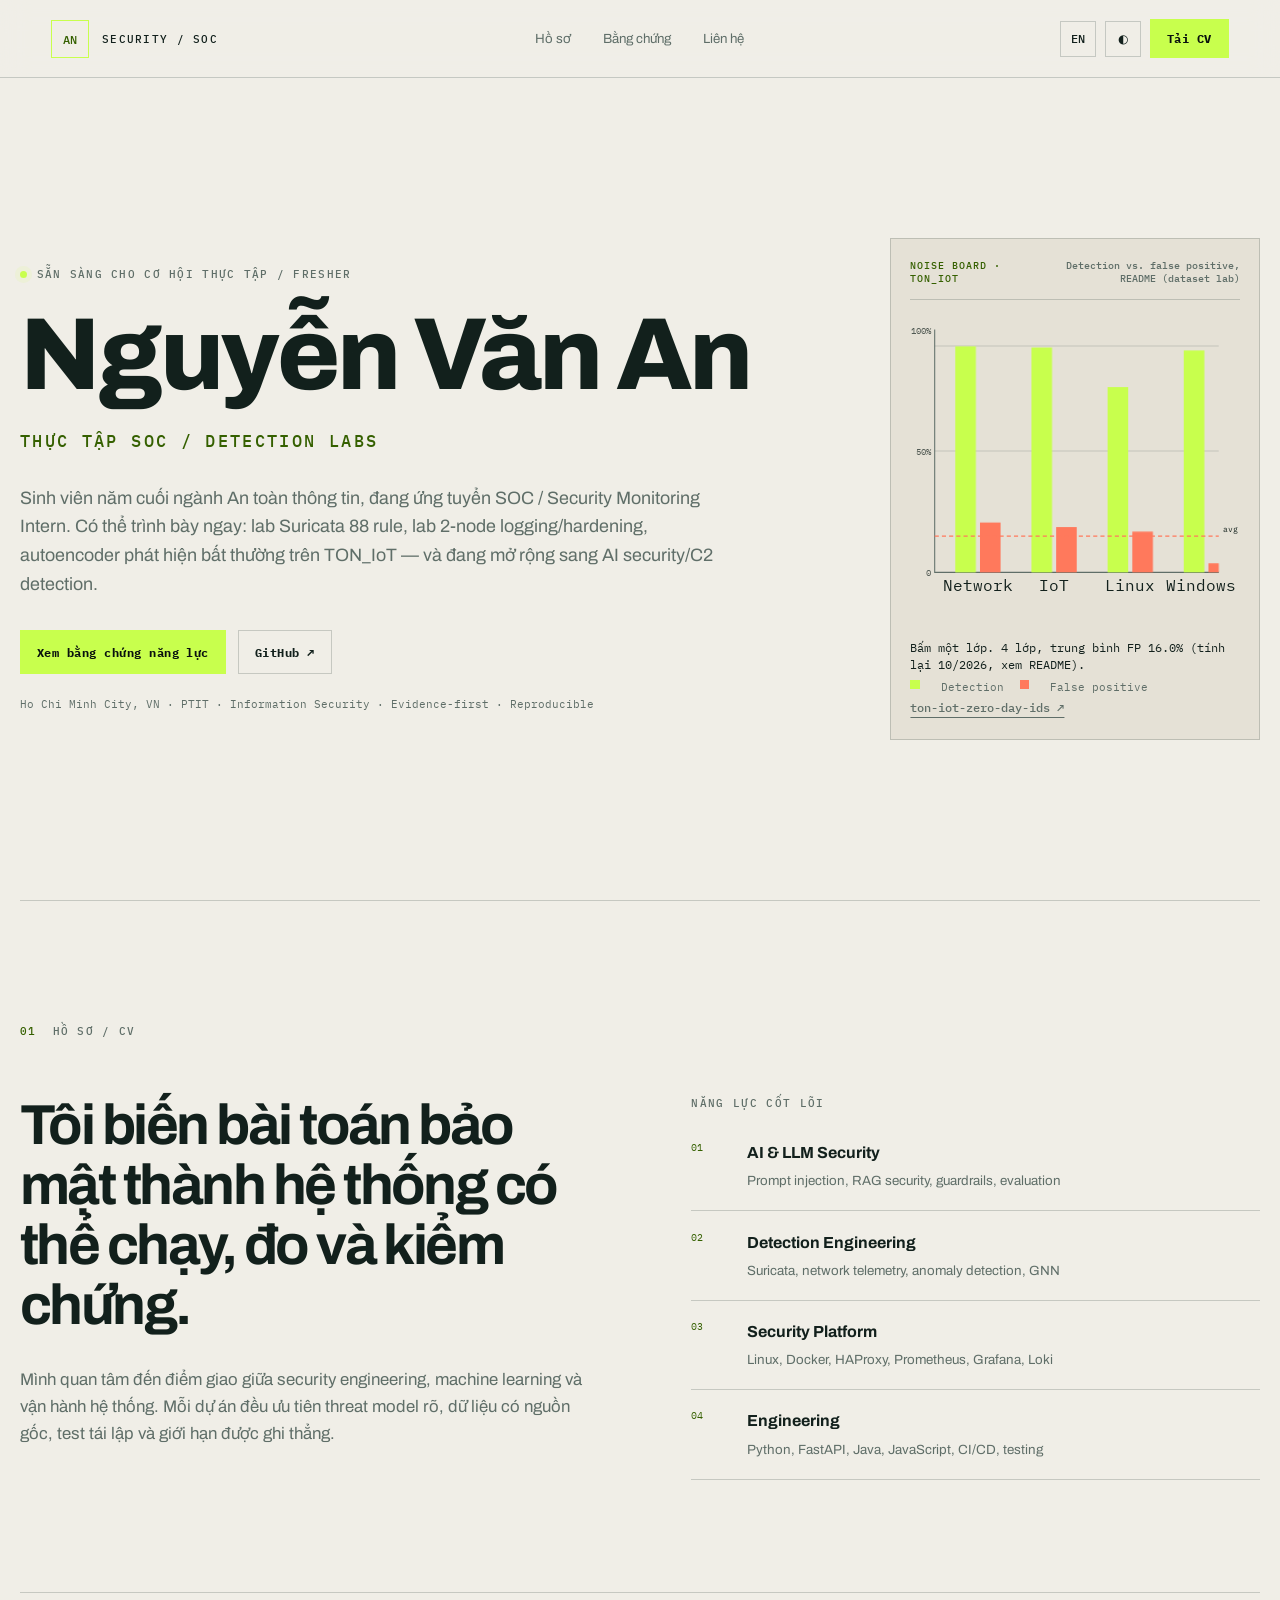
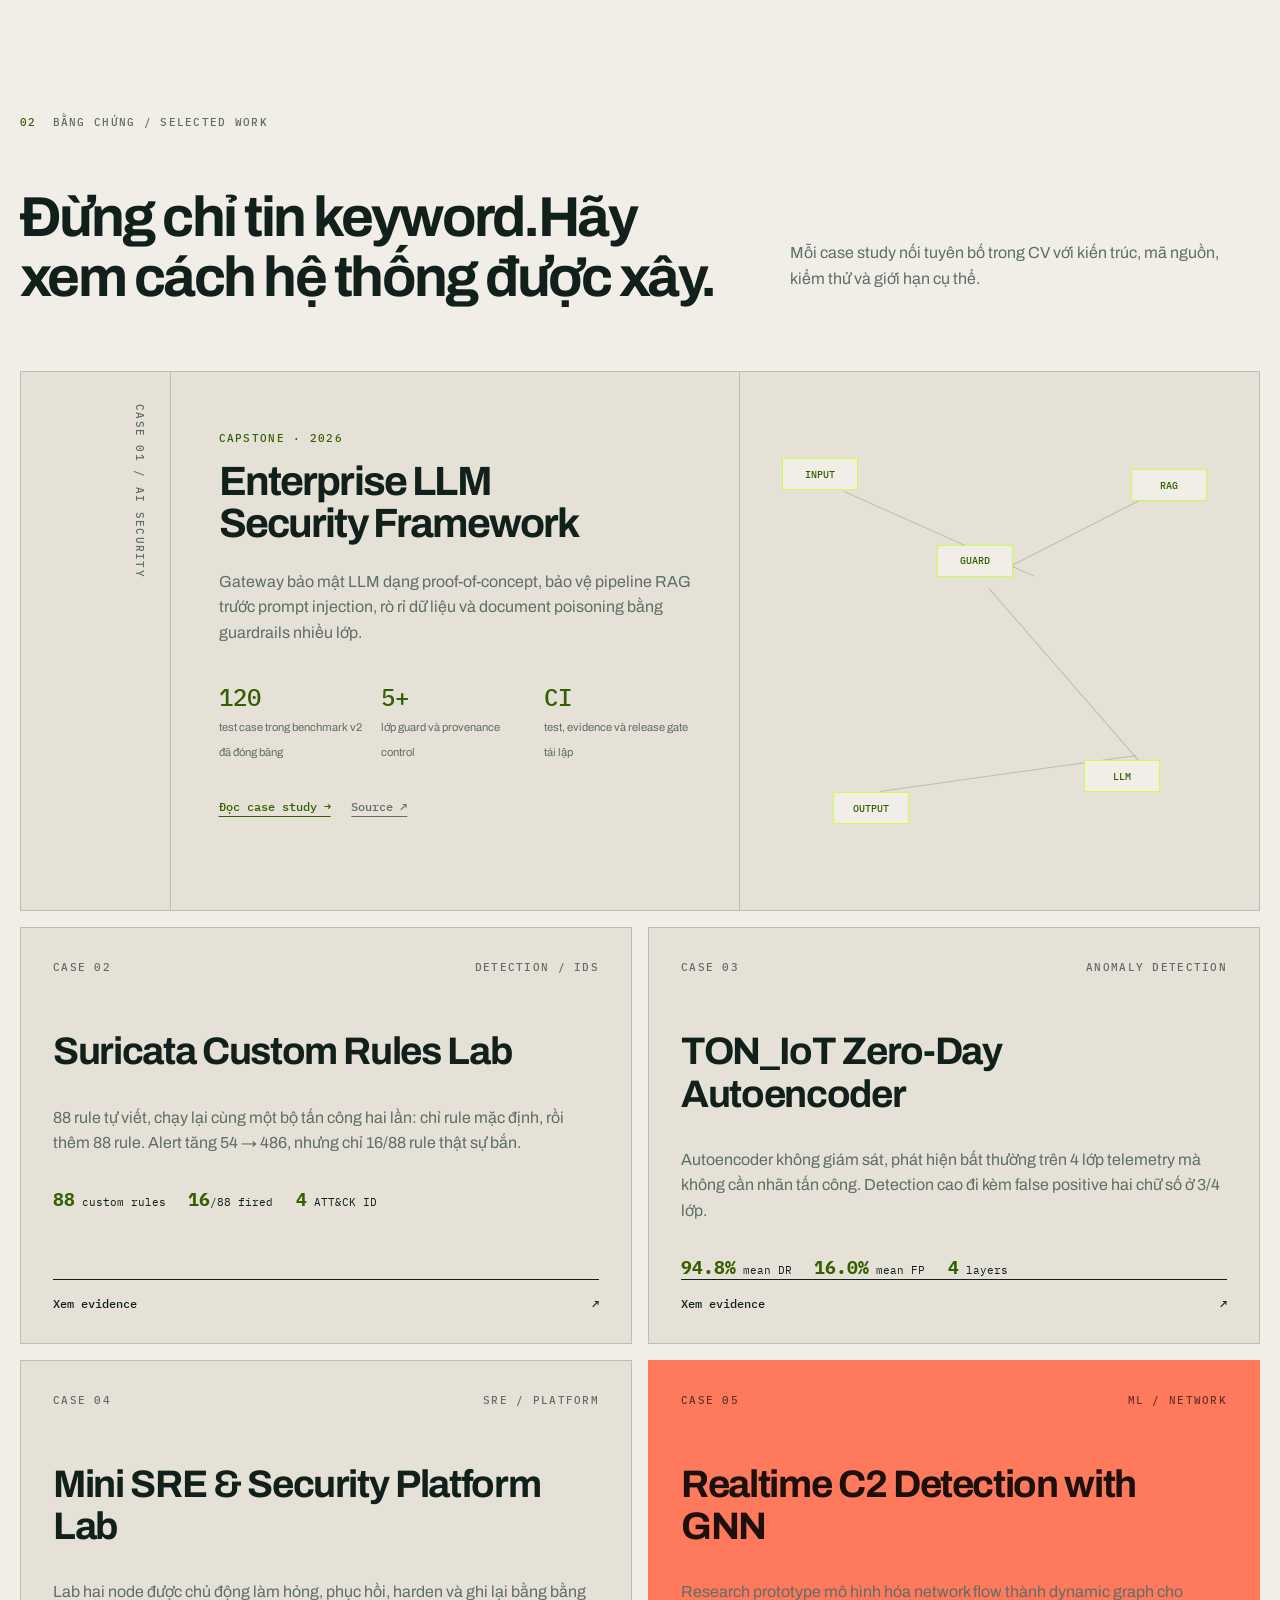
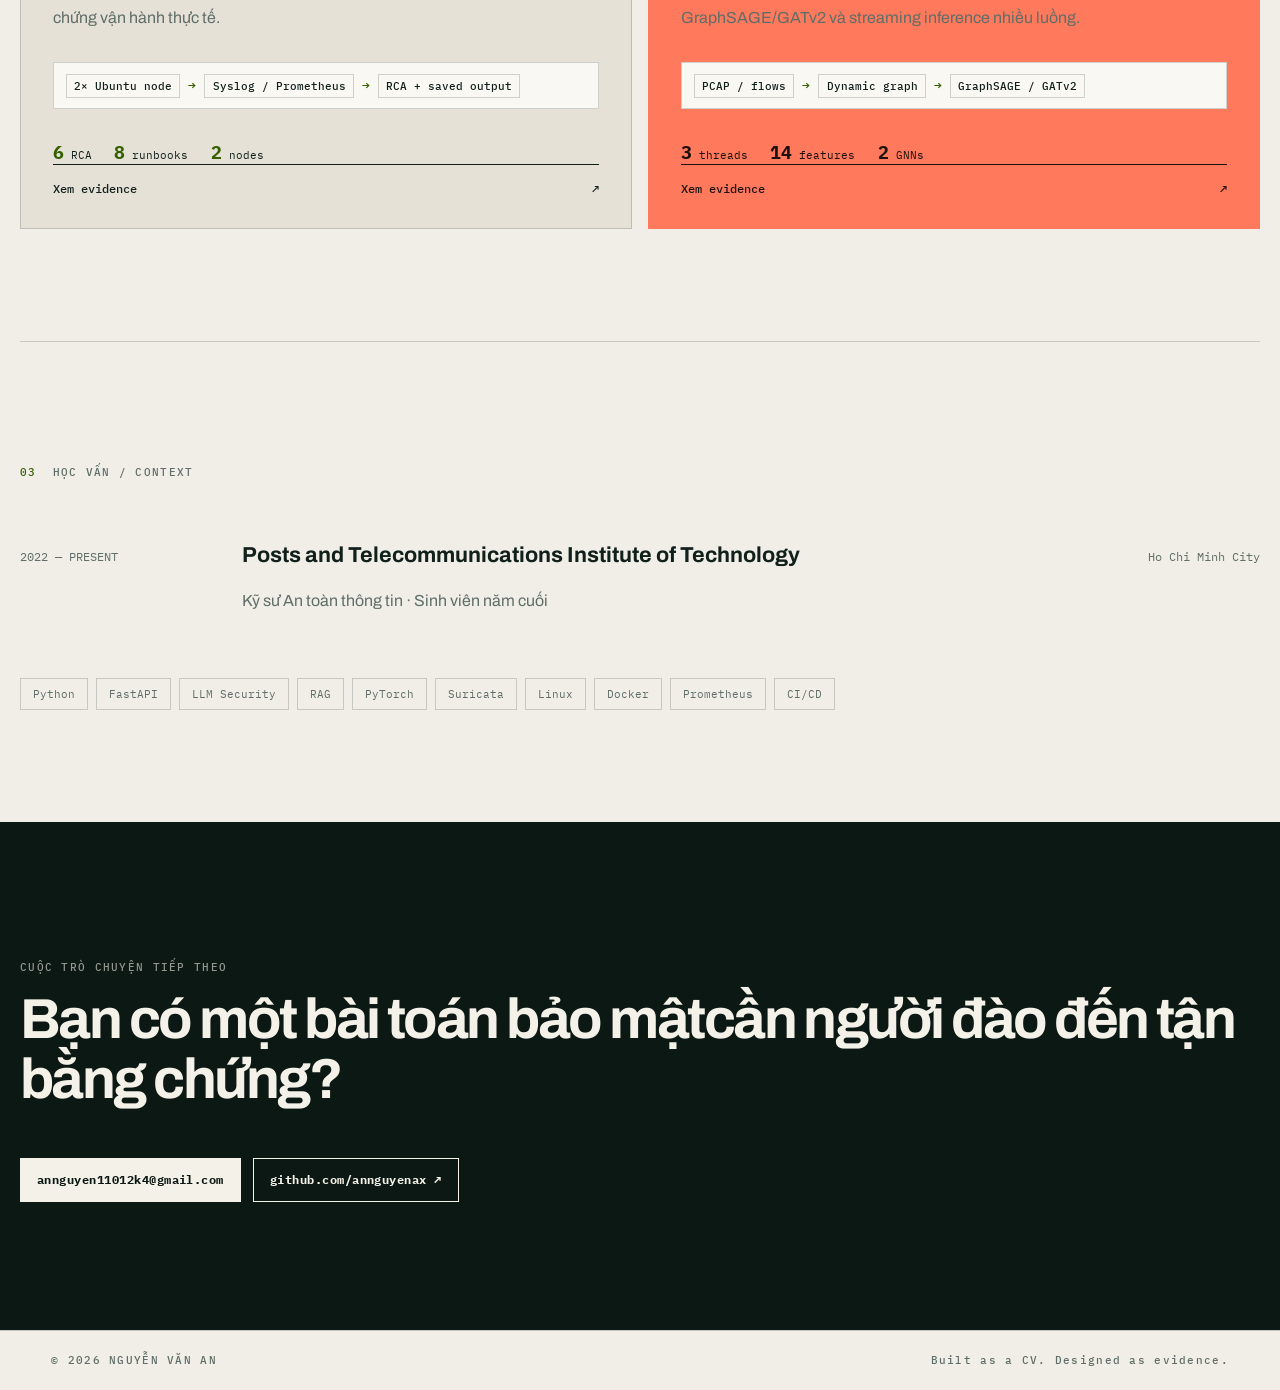
<file: index.html>
<!doctype html>
<html lang="vi" data-theme="dark">
<head>
  <meta charset="utf-8">
  <meta name="viewport" content="width=device-width, initial-scale=1">
  <meta name="description" content="Portfolio và CV của Nguyễn Văn An — sinh viên An toàn thông tin ứng tuyển SOC / Security Monitoring Intern, với lab Suricata, SRE 2-node và detection trên TON_IoT.">
  <meta name="theme-color" content="#07110f">
  <link rel="icon" href="favicon.svg" type="image/svg+xml">
  <meta property="og:type" content="website">
  <meta property="og:url" content="https://annguyenax.github.io/portfolio/">
  <meta property="og:title" content="Nguyễn Văn An — SOC Monitoring Intern · Detection Labs">
  <meta property="og:description" content="Sinh viên ATTT năm cuối. Lab Suricata 88 rules, lab 2-node logging/hardening, autoencoder TON_IoT. CV ngắn, evidence để đào.">
  <meta property="og:image" content="https://annguyenax.github.io/portfolio/og.png">
  <meta property="og:image:width" content="1200">
  <meta property="og:image:height" content="630">
  <meta name="twitter:card" content="summary_large_image">
  <title>Nguyễn Văn An — SOC Monitoring Intern</title>
  <link rel="preconnect" href="https://fonts.googleapis.com">
  <link rel="preconnect" href="https://fonts.gstatic.com" crossorigin>
  <link href="https://fonts.googleapis.com/css2?family=IBM+Plex+Mono:wght@400;500&family=Archivo:wght@400;500;600;700;800&display=swap" rel="stylesheet">
  <link rel="stylesheet" href="styles.css">
  <script>document.documentElement.dataset.theme = localStorage.getItem('portfolio-theme') || (matchMedia('(prefers-color-scheme: light)').matches ? 'light' : 'dark');</script>
  <script defer src="app.js"></script>
  <script type="application/ld+json">
  {"@context":"https://schema.org","@type":"Person","name":"Nguyễn Văn An","url":"https://github.com/annguyenax","jobTitle":"Information Security Student","affiliation":{"@type":"CollegeOrUniversity","name":"Posts and Telecommunications Institute of Technology"},"sameAs":["https://github.com/annguyenax"]}
  </script>
</head>
<body>
  <a class="skip-link" href="#main">Đi tới nội dung</a>
  <header class="site-header">
    <a class="brand" href="#top" aria-label="Về đầu trang"><span>AN</span><small>SECURITY / SOC</small></a>
    <nav aria-label="Điều hướng chính">
      <a href="#profile" data-i18n="navProfile">Hồ sơ</a>
      <a href="#evidence" data-i18n="navEvidence">Bằng chứng</a>
      <a href="#contact" data-i18n="navContact">Liên hệ</a>
    </nav>
    <div class="header-actions">
      <button class="text-button" id="languageToggle" type="button" aria-label="Switch language">EN</button>
      <button class="icon-button" id="themeToggle" type="button" aria-label="Đổi giao diện"><span aria-hidden="true">◐</span></button>
      <button class="button button-small" id="printCv" type="button" data-i18n="downloadCv">Tải CV</button>
    </div>
  </header>

  <main id="main">
    <section class="hero" id="top">
      <div class="hero-copy">
        <p class="eyebrow"><span class="status-dot"></span><span data-i18n="available">Sẵn sàng cho cơ hội thực tập / fresher</span></p>
        <h1>Nguyễn Văn An</h1>
        <p class="hero-role" data-i18n="heroRole">THỰC TẬP SOC / DETECTION LABS</p>
        <p class="hero-summary" data-i18n="summary">Sinh viên năm cuối ngành An toàn thông tin, đang ứng tuyển SOC / Security Monitoring Intern. Có thể trình bày ngay: lab Suricata 88 rule, lab 2-node logging/hardening, autoencoder phát hiện bất thường trên TON_IoT — và đang mở rộng sang AI security/C2 detection.</p>
        <div class="hero-actions">
          <a class="button" href="#evidence" data-i18n="exploreWork">Xem bằng chứng năng lực</a>
          <a class="button button-ghost" href="https://github.com/annguyenax" target="_blank" rel="noreferrer">GitHub ↗</a>
        </div>
        <p class="hero-footnote"><span data-i18n="base">Ho Chi Minh City, VN</span> · <span data-i18n="education">PTIT · Information Security</span> · <span data-i18n="evidenceFirst">Evidence-first · Reproducible</span></p>
      </div>
      <aside class="noise-board" id="tonChart" aria-label="TON_IoT: Detection rate và False positive theo từng lớp">
        <div class="noise-header">
          <span data-i18n="noiseTitle">NOISE BOARD · TON_IOT</span>
          <span data-i18n="noiseSub">Detection vs. false positive, README (dataset lab)</span>
        </div>
        <svg class="noise-svg" viewBox="0 0 320 300" role="img" aria-labelledby="tonTitle">
          <title id="tonTitle">Detection rate và false positive của bốn lớp TON_IoT</title>
          <g class="axis" stroke="currentColor" fill="none">
            <path d="M24 16 V252 H300"/>
            <path d="M24 32 H300 M24 134 H300" opacity=".25"/>
          </g>
          <g font-family="IBM Plex Mono, ui-monospace, monospace" font-size="9" fill="currentColor" opacity=".7">
            <text x="20" y="20" text-anchor="end">100%</text>
            <text x="20" y="138" text-anchor="end">50%</text>
            <text x="20" y="256" text-anchor="end">0</text>
          </g>
          <!-- scale: 220px = 100%, baseline y=252 -->
          <g class="layer" tabindex="0" data-layer="Network" data-detail="Network · detection 99.80% · FP 22.00% · accuracy 89.00% · separation 328×">
            <rect class="bar det" x="44" y="32.4" width="20" height="219.6"/>
            <rect class="bar fp" x="68" y="203.6" width="20" height="48.4"/>
            <text x="66" y="270" text-anchor="middle">Network</text>
          </g>
          <g class="layer" tabindex="0" data-layer="IoT" data-detail="IoT Modbus · detection 99.5% · FP 20.00% · accuracy 90.00% · separation 33×">
            <rect class="bar det" x="118" y="33.5" width="20" height="218.5"/>
            <rect class="bar fp" x="142" y="208" width="20" height="44"/>
            <text x="140" y="270" text-anchor="middle">IoT</text>
          </g>
          <g class="layer" tabindex="0" data-layer="Linux" data-detail="Linux · detection 82.00% · FP 18.00% · accuracy 77.8% · separation 8×">
            <rect class="bar det" x="192" y="72" width="20" height="180"/>
            <rect class="bar fp" x="216" y="212.4" width="20" height="39.6"/>
            <text x="214" y="270" text-anchor="middle">Linux</text>
          </g>
          <g class="layer" tabindex="0" data-layer="Windows" data-detail="Windows · detection 98% · FP 4.00% · accuracy 96.6% · separation 36×">
            <rect class="bar det" x="266" y="36.4" width="20" height="215.6"/>
            <rect class="bar fp" x="290" y="243.2" width="10" height="8.8"/>
            <text x="283" y="270" text-anchor="middle">Windows</text>
          </g>
          <!-- avg FP 16.0% (recomputed, see repo README note) -> y = 252 - 35.2 -->
          <path d="M24 216.8 H300" stroke="#ff795c" stroke-dasharray="4 3" fill="none"/>
          <text x="304" y="213" font-size="8" fill="#ff795c">avg FP 16.0%</text>
        </svg>
        <p class="noise-readout" aria-live="polite" data-i18n="noiseDefault" data-default="Bấm một lớp. 4 lớp, trung bình FP 16.0% (tính lại 10/2026, xem README).">Bấm một lớp. 4 lớp, trung bình FP 16.0% (tính lại 10/2026, xem README).</p>
        <p class="noise-legend"><span class="sw sw-det"></span><span data-i18n="noiseLegendDet">Detection</span> <span class="sw sw-fp"></span><span data-i18n="noiseLegendFp">False positive</span></p>
        <table class="sr-only">
          <caption>Bảng TON_IoT gốc (README, README-reported, chưa tái chạy độc lập)</caption>
          <thead><tr><th>Layer</th><th>Detection</th><th>FP</th><th>Accuracy</th><th>Separation</th></tr></thead>
          <tbody>
            <tr><td>Network</td><td>99.80%</td><td>22.00%</td><td>89.00%</td><td>328×</td></tr>
            <tr><td>IoT (Modbus)</td><td>99.5%</td><td>20.00%</td><td>90.00%</td><td>33×</td></tr>
            <tr><td>Linux</td><td>82.00%</td><td>18.00%</td><td>77.8%</td><td>8×</td></tr>
            <tr><td>Windows</td><td>98%</td><td>4.00%</td><td>96.6%</td><td>36×</td></tr>
          </tbody>
        </table>
        <a class="text-link muted" href="https://github.com/annguyenax/ton-iot-zero-day-ids" target="_blank" rel="noreferrer">ton-iot-zero-day-ids ↗</a>
      </aside>
    </section>

    <section class="cv-section" id="profile">
      <div class="section-label"><span>01</span><p data-i18n="profileLabel">HỒ SƠ / CV</p></div>
      <div class="cv-grid">
        <div>
          <h2 data-i18n="whatIDo">Tôi biến bài toán bảo mật thành hệ thống có thể chạy, đo và kiểm chứng.</h2>
          <p class="lead" data-i18n="approach">Mình quan tâm đến điểm giao giữa security engineering, machine learning và vận hành hệ thống. Mỗi dự án đều ưu tiên threat model rõ, dữ liệu có nguồn gốc, test tái lập và giới hạn được ghi thẳng.</p>
        </div>
        <div class="skills-panel">
          <h3 data-i18n="capabilities">Năng lực cốt lõi</h3>
          <ul class="skill-list">
            <li><span>01</span><div><strong>AI & LLM Security</strong><small>Prompt injection, RAG security, guardrails, evaluation</small></div></li>
            <li><span>02</span><div><strong>Detection Engineering</strong><small>Suricata, network telemetry, anomaly detection, GNN</small></div></li>
            <li><span>03</span><div><strong>Security Platform</strong><small>Linux, Docker, HAProxy, Prometheus, Grafana, Loki</small></div></li>
            <li><span>04</span><div><strong>Engineering</strong><small>Python, FastAPI, Java, JavaScript, CI/CD, testing</small></div></li>
          </ul>
        </div>
      </div>
    </section>

    <section class="evidence-section" id="evidence">
      <div class="section-label"><span>02</span><p data-i18n="evidenceLabel">BẰNG CHỨNG / SELECTED WORK</p></div>
      <div class="section-heading">
        <h2 data-i18n="proofTitle">Đừng chỉ tin keyword.<br>Hãy xem cách hệ thống được xây.</h2>
        <p data-i18n="proofIntro">Mỗi case study nối tuyên bố trong CV với kiến trúc, mã nguồn, kiểm thử và giới hạn cụ thể.</p>
      </div>

      <article class="featured-project">
        <div class="project-index">CASE 01 / AI SECURITY</div>
        <div class="project-copy">
          <p class="project-kicker">CAPSTONE · 2026</p>
          <h3>Enterprise LLM<br>Security Framework</h3>
          <p data-i18n="llmDescription">Gateway bảo mật LLM dạng proof-of-concept, bảo vệ pipeline RAG trước prompt injection, rò rỉ dữ liệu và document poisoning bằng guardrails nhiều lớp.</p>
          <ul class="outcomes">
            <li><strong>120</strong><span data-i18n="benchmarkCases">test case trong benchmark v2 đã đóng băng</span></li>
            <li><strong>5+</strong><span data-i18n="guardLayers">lớp guard và provenance control</span></li>
            <li><strong>CI</strong><span data-i18n="repeatable">test, evidence và release gate tái lập</span></li>
          </ul>
          <div class="project-links">
            <a class="text-link" href="evidence/llm-security.html" data-i18n="readCase">Đọc case study →</a>
            <a class="text-link muted" href="https://github.com/annguyenax/enterprise-llm-security-framework" target="_blank" rel="noreferrer">Source ↗</a>
          </div>
        </div>
        <div class="architecture-visual" aria-label="Sơ đồ pipeline bảo mật">
          <span class="node n1">INPUT</span><span class="node n2">GUARD</span><span class="node n3">RAG</span><span class="node n4">LLM</span><span class="node n5">OUTPUT</span>
          <i class="line l1"></i><i class="line l2"></i><i class="line l3"></i><i class="line l4"></i>
        </div>
      </article>

      <div class="project-grid">
        <article class="project-card">
          <div class="card-top"><span>CASE 02</span><span>DETECTION / IDS</span></div>
          <h3>Suricata Custom Rules Lab</h3>
          <p data-i18n="suriDescription">88 rule tự viết, chạy lại cùng một bộ tấn công hai lần: chỉ rule mặc định, rồi thêm 88 rule. Alert tăng 54 → 486, nhưng chỉ 16/88 rule thật sự bắn.</p>
          <div class="mini-metrics"><span><strong>88</strong> custom rules</span><span><strong>16</strong>/88 fired</span><span><strong>4</strong> ATT&amp;CK ID</span></div>
          <a class="card-link" href="evidence/suricata.html"><span data-i18n="inspectEvidence">Xem evidence</span><span>↗</span></a>
        </article>
        <article class="project-card">
          <div class="card-top"><span>CASE 03</span><span>ANOMALY DETECTION</span></div>
          <h3>TON_IoT Zero-Day Autoencoder</h3>
          <p data-i18n="tonDescription">Autoencoder không giám sát, phát hiện bất thường trên 4 lớp telemetry mà không cần nhãn tấn công. Detection cao đi kèm false positive hai chữ số ở 3/4 lớp.</p>
          <div class="mini-metrics"><span><strong>94.8%</strong> mean DR</span><span><strong>16.0%</strong> mean FP</span><span><strong>4</strong> layers</span></div>
          <a class="card-link" href="evidence/ton-iot.html"><span data-i18n="inspectEvidence">Xem evidence</span><span>↗</span></a>
        </article>
        <article class="project-card">
          <div class="card-top"><span>CASE 04</span><span>SRE / PLATFORM</span></div>
          <h3>Mini SRE & Security Platform Lab</h3>
          <p data-i18n="sreDescription">Lab hai node được chủ động làm hỏng, phục hồi, harden và ghi lại bằng bằng chứng vận hành thực tế.</p>
          <div class="mini-topology" role="group" aria-label="SRE lab flow">
            <span class="topo-node" data-i18n="sreNode1">2× Ubuntu node</span>
            <span class="topo-arrow" aria-hidden="true">→</span>
            <span class="topo-node" data-i18n="sreNode2">Syslog / Prometheus</span>
            <span class="topo-arrow" aria-hidden="true">→</span>
            <span class="topo-node" data-i18n="sreNode3">RCA + saved output</span>
          </div>
          <div class="mini-metrics"><span><strong>6</strong> RCA</span><span><strong>8</strong> runbooks</span><span><strong>2</strong> nodes</span></div>
          <a class="card-link" href="evidence/sre-platform.html"><span data-i18n="inspectEvidence">Xem evidence</span><span>↗</span></a>
        </article>
        <article class="project-card accent-card">
          <div class="card-top"><span>CASE 05</span><span>ML / NETWORK</span></div>
          <h3>Realtime C2 Detection with GNN</h3>
          <p data-i18n="gnnDescription">Research prototype mô hình hóa network flow thành dynamic graph cho GraphSAGE/GATv2 và streaming inference nhiều luồng.</p>
          <div class="mini-topology" role="group" aria-label="C2-GNN lab flow">
            <span class="topo-node" data-i18n="gnnNode1">PCAP / flows</span>
            <span class="topo-arrow" aria-hidden="true">→</span>
            <span class="topo-node" data-i18n="gnnNode2">Dynamic graph</span>
            <span class="topo-arrow" aria-hidden="true">→</span>
            <span class="topo-node" data-i18n="gnnNode3">GraphSAGE / GATv2</span>
          </div>
          <div class="mini-metrics"><span><strong>3</strong> threads</span><span><strong>14</strong> features</span><span><strong>2</strong> GNNs</span></div>
          <a class="card-link" href="evidence/c2-gnn.html"><span data-i18n="inspectEvidence">Xem evidence</span><span>↗</span></a>
        </article>
      </div>
    </section>

    <section class="education-section">
      <div class="section-label"><span>03</span><p data-i18n="educationLabel">HỌC VẤN / CONTEXT</p></div>
      <div class="timeline-row">
        <p class="timeline-date">2022 — PRESENT</p>
        <div><h3>Posts and Telecommunications Institute of Technology</h3><p data-i18n="degree">Kỹ sư An toàn thông tin · Sinh viên năm cuối</p></div>
        <p class="timeline-place">Ho Chi Minh City</p>
      </div>
      <div class="keyword-strip" aria-label="ATS keywords">
        <span>Python</span><span>FastAPI</span><span>LLM Security</span><span>RAG</span><span>PyTorch</span><span>Suricata</span><span>Linux</span><span>Docker</span><span>Prometheus</span><span>CI/CD</span>
      </div>
    </section>

    <section class="contact-section" id="contact">
      <p class="eyebrow" data-i18n="nextConversation">CUỘC TRÒ CHUYỆN TIẾP THEO</p>
      <h2 data-i18n="contactTitle">Bạn có một bài toán bảo mật<br>cần người đào đến tận bằng chứng?</h2>
      <div class="contact-actions">
        <a class="button button-light" href="mailto:annguyen11012k4@gmail.com">annguyen11012k4@gmail.com</a>
        <a class="button button-outline-light" href="https://github.com/annguyenax" target="_blank" rel="noreferrer">github.com/annguyenax ↗</a>
      </div>
    </section>
  </main>

  <footer>
    <span>© <span id="currentYear">2026</span> NGUYỄN VĂN AN</span>
    <span data-i18n="footerNote">Built as a CV. Designed as evidence.</span>
  </footer>
</body>
</html>
</file>
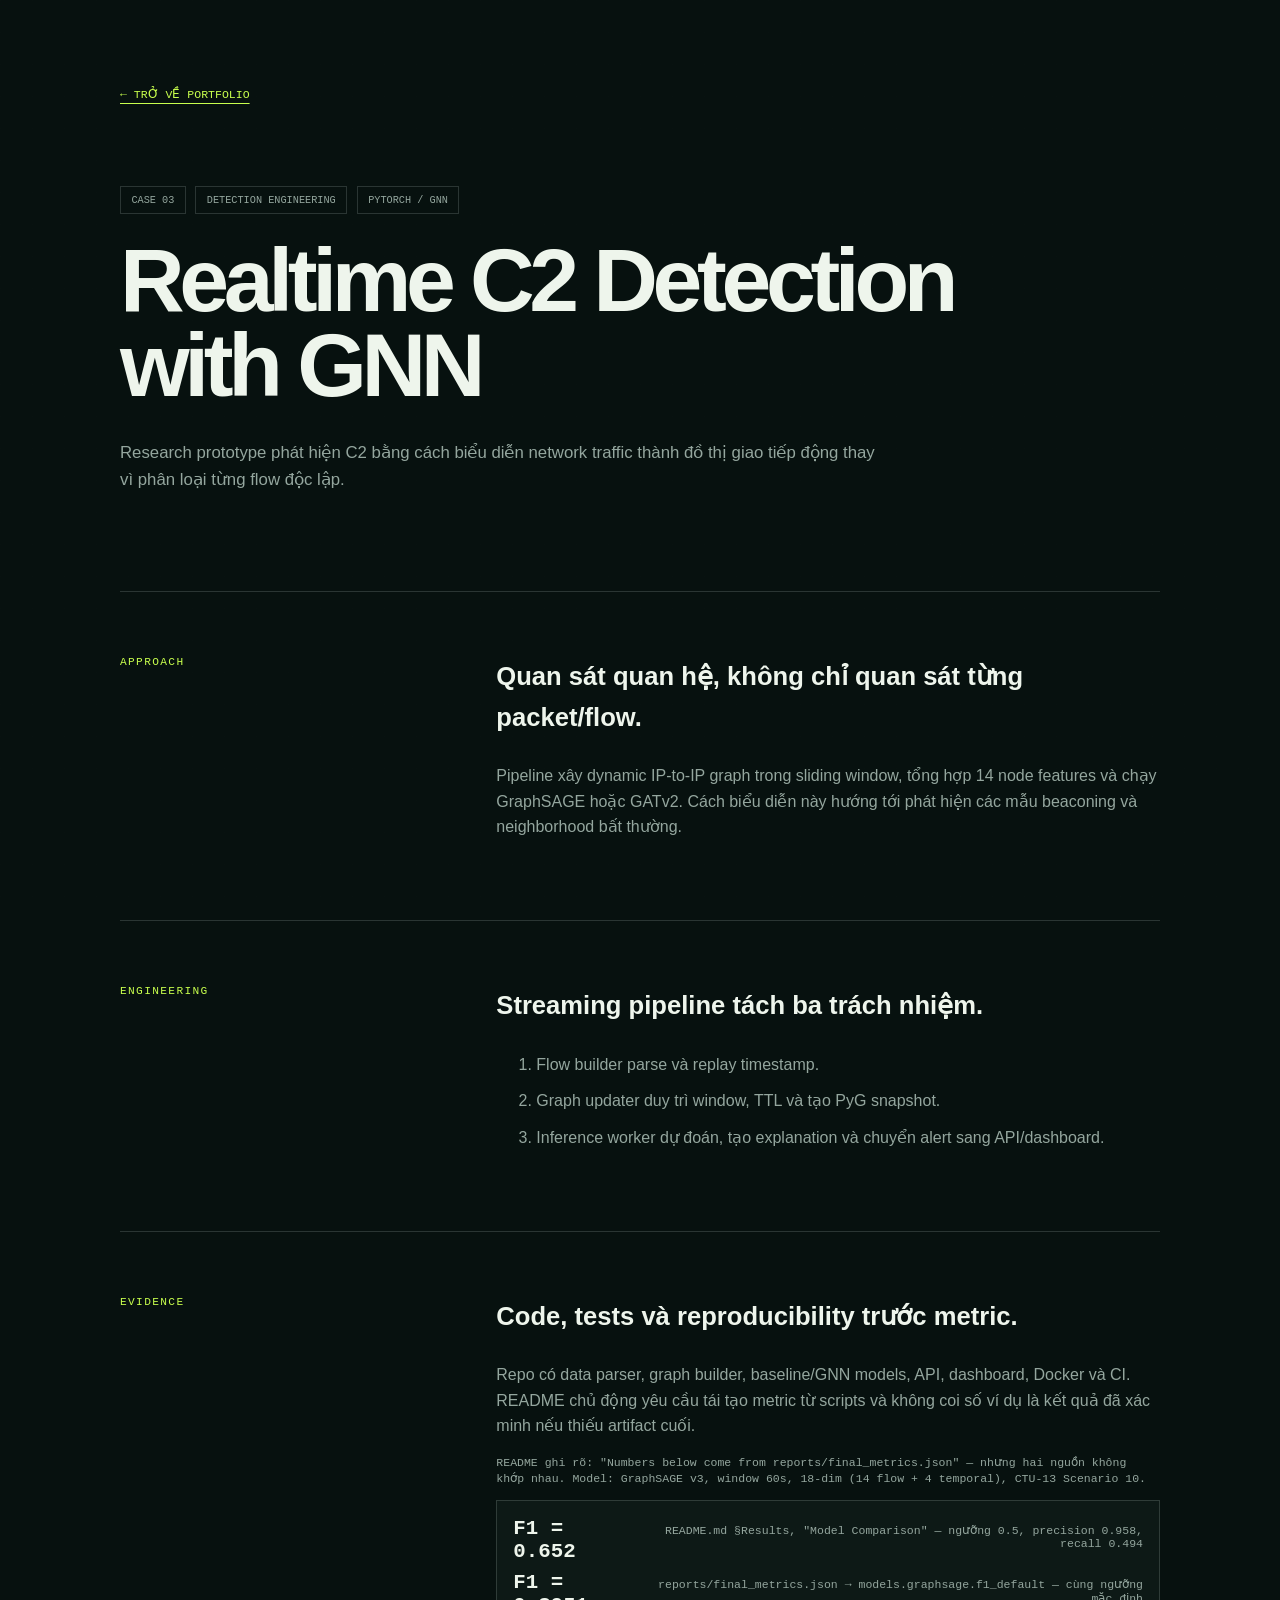
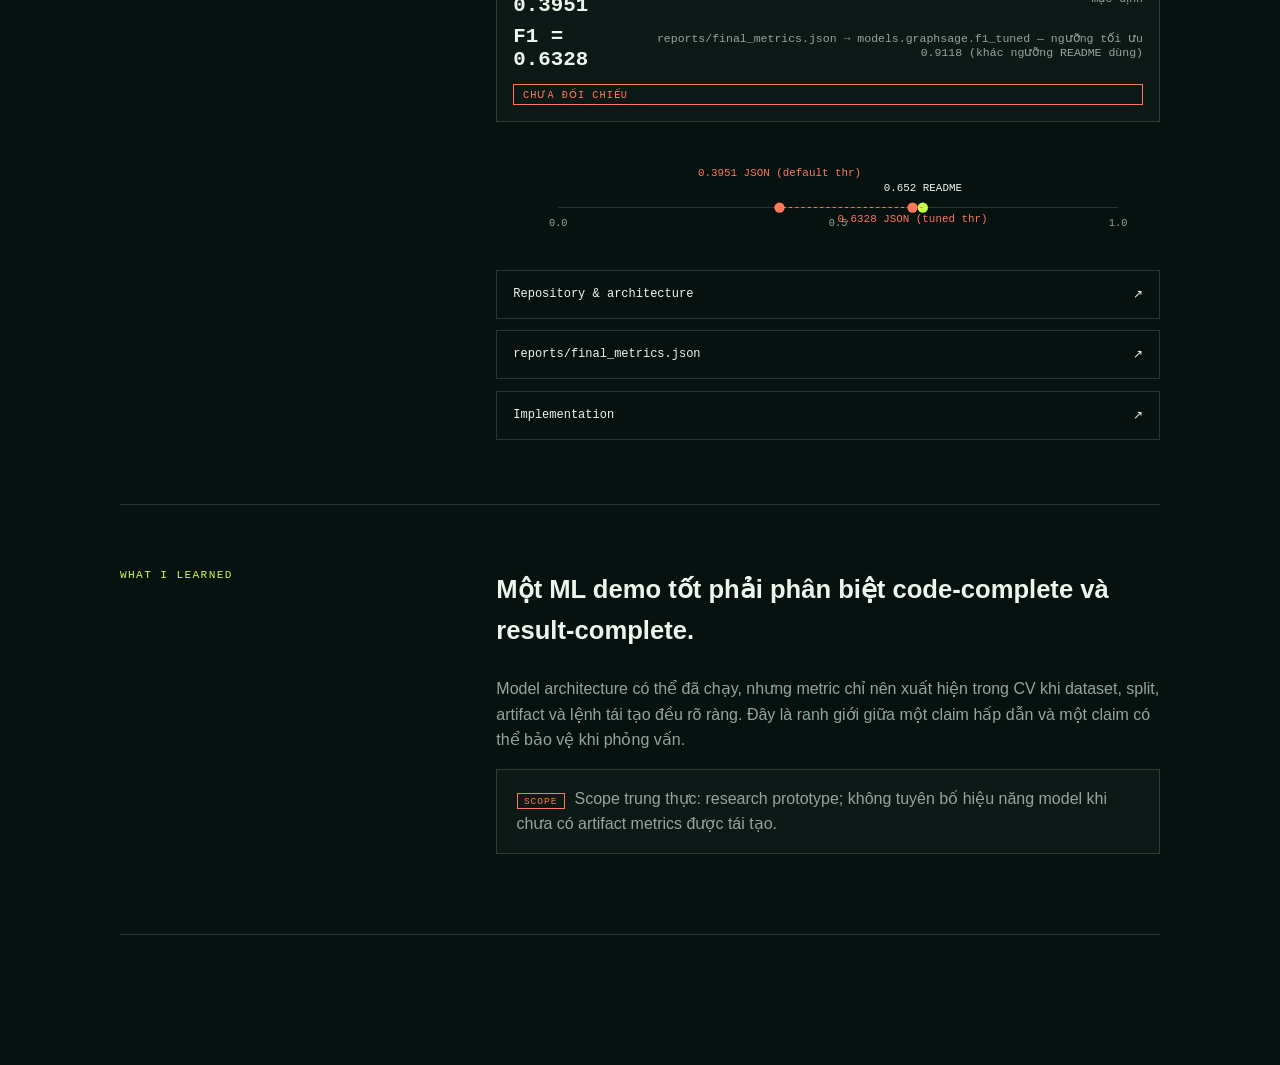
<file: evidence/c2-gnn.html>
<!doctype html><html lang="vi" data-theme="dark"><head><meta charset="utf-8"><meta name="viewport" content="width=device-width,initial-scale=1"><meta name="description" content="Case study: Realtime C2 Detection with Graph Neural Networks"><title>C2 GNN Detection — Evidence</title><link rel="stylesheet" href="evidence.css"></head><body>
<main class="case-main"><a class="case-back" href="../index.html#evidence">← TRỞ VỀ PORTFOLIO</a>
<header class="case-hero"><div class="case-meta"><span>CASE 03</span><span>DETECTION ENGINEERING</span><span>PYTORCH / GNN</span></div><h1>Realtime C2 Detection with GNN</h1><p class="lead">Research prototype phát hiện C2 bằng cách biểu diễn network traffic thành đồ thị giao tiếp động thay vì phân loại từng flow độc lập.</p></header>
<section class="case-grid"><h2>Approach</h2><div class="case-content"><h3>Quan sát quan hệ, không chỉ quan sát từng packet/flow.</h3><p>Pipeline xây dynamic IP-to-IP graph trong sliding window, tổng hợp 14 node features và chạy GraphSAGE hoặc GATv2. Cách biểu diễn này hướng tới phát hiện các mẫu beaconing và neighborhood bất thường.</p></div></section>
<section class="case-grid"><h2>Engineering</h2><div class="case-content"><h3>Streaming pipeline tách ba trách nhiệm.</h3><ol><li>Flow builder parse và replay timestamp.</li><li>Graph updater duy trì window, TTL và tạo PyG snapshot.</li><li>Inference worker dự đoán, tạo explanation và chuyển alert sang API/dashboard.</li></ol></div></section>
<section class="case-grid"><h2>Evidence</h2><div class="case-content"><h3>Code, tests và reproducibility trước metric.</h3><p>Repo có data parser, graph builder, baseline/GNN models, API, dashboard, Docker và CI. README chủ động yêu cầu tái tạo metric từ scripts và không coi số ví dụ là kết quả đã xác minh nếu thiếu artifact cuối.</p>
<figure class="viz-figure provenance-strip" id="c2Provenance">
  <figcaption class="viz-figcaption">README ghi rõ: "Numbers below come from reports/final_metrics.json" — nhưng hai nguồn không khớp nhau. Model: GraphSAGE v3, window 60s, 18-dim (14 flow + 4 temporal), CTU-13 Scenario 10.</figcaption>
  <div class="split-metric" role="group" aria-label="Hai nguồn F1 của GraphSAGE chưa đối chiếu">
    <div class="row"><b>F1 = 0.652</b><span>README.md §Results, "Model Comparison" — ngưỡng 0.5, precision 0.958, recall 0.494</span></div>
    <div class="row"><b>F1 = 0.3951</b><span>reports/final_metrics.json → models.graphsage.f1_default — cùng ngưỡng mặc định</span></div>
    <div class="row"><b>F1 = 0.6328</b><span>reports/final_metrics.json → models.graphsage.f1_tuned — ngưỡng tối ưu 0.9118 (khác ngưỡng README dùng)</span></div>
    <strong class="stamp">chưa đối chiếu</strong>
  </div>
  <svg class="viz-svg" viewBox="0 0 640 100" role="img" aria-label="So sánh 3 giá trị F1 trên trục 0 đến 1">
    <title>F1 theo nguồn — chưa đối chiếu</title>
    <line x1="60" x2="600" y1="70" y2="70" stroke="var(--line)"/>
    <g font-family="var(--mono)" font-size="10" fill="var(--muted)" text-anchor="middle">
      <text x="60" y="88">0.0</text><text x="330" y="88">0.5</text><text x="600" y="88">1.0</text>
    </g>
    <circle cx="411.6" cy="70" r="5" fill="var(--acid)"/>
    <text x="411.6" y="54" font-family="var(--mono)" font-size="10.5" fill="var(--text)" text-anchor="middle">0.652 README</text>
    <circle cx="273.4" cy="70" r="5" fill="var(--orange)"/>
    <text x="273.4" y="40" font-family="var(--mono)" font-size="10.5" fill="var(--orange)" text-anchor="middle">0.3951 JSON (default thr)</text>
    <circle cx="401.7" cy="70" r="5" fill="var(--orange)"/>
    <text x="401.7" y="54" font-family="var(--mono)" font-size="10.5" fill="var(--orange)" text-anchor="middle" dy="30">0.6328 JSON (tuned thr)</text>
    <line x1="411.6" y1="70" x2="273.4" y2="70" stroke="var(--orange)" stroke-dasharray="3 3"/>
  </svg>
</figure>
<div class="evidence-links"><a href="https://github.com/annguyenax/realtime-c2-gnn-detection" target="_blank" rel="noreferrer"><span>Repository & architecture</span><span>↗</span></a><a href="https://github.com/annguyenax/realtime-c2-gnn-detection/blob/main/reports/final_metrics.json" target="_blank" rel="noreferrer"><span>reports/final_metrics.json</span><span>↗</span></a><a href="https://github.com/annguyenax/realtime-c2-gnn-detection/tree/main/src" target="_blank" rel="noreferrer"><span>Implementation</span><span>↗</span></a></div></div></section>
<section class="case-grid"><h2>What I learned</h2><div class="case-content"><h3>Một ML demo tốt phải phân biệt code-complete và result-complete.</h3><p>Model architecture có thể đã chạy, nhưng metric chỉ nên xuất hiện trong CV khi dataset, split, artifact và lệnh tái tạo đều rõ ràng. Đây là ranh giới giữa một claim hấp dẫn và một claim có thể bảo vệ khi phỏng vấn.</p><p class="case-note">Scope trung thực: research prototype; không tuyên bố hiệu năng model khi chưa có artifact metrics được tái tạo.</p></div></section>
</main></body></html>
</file>
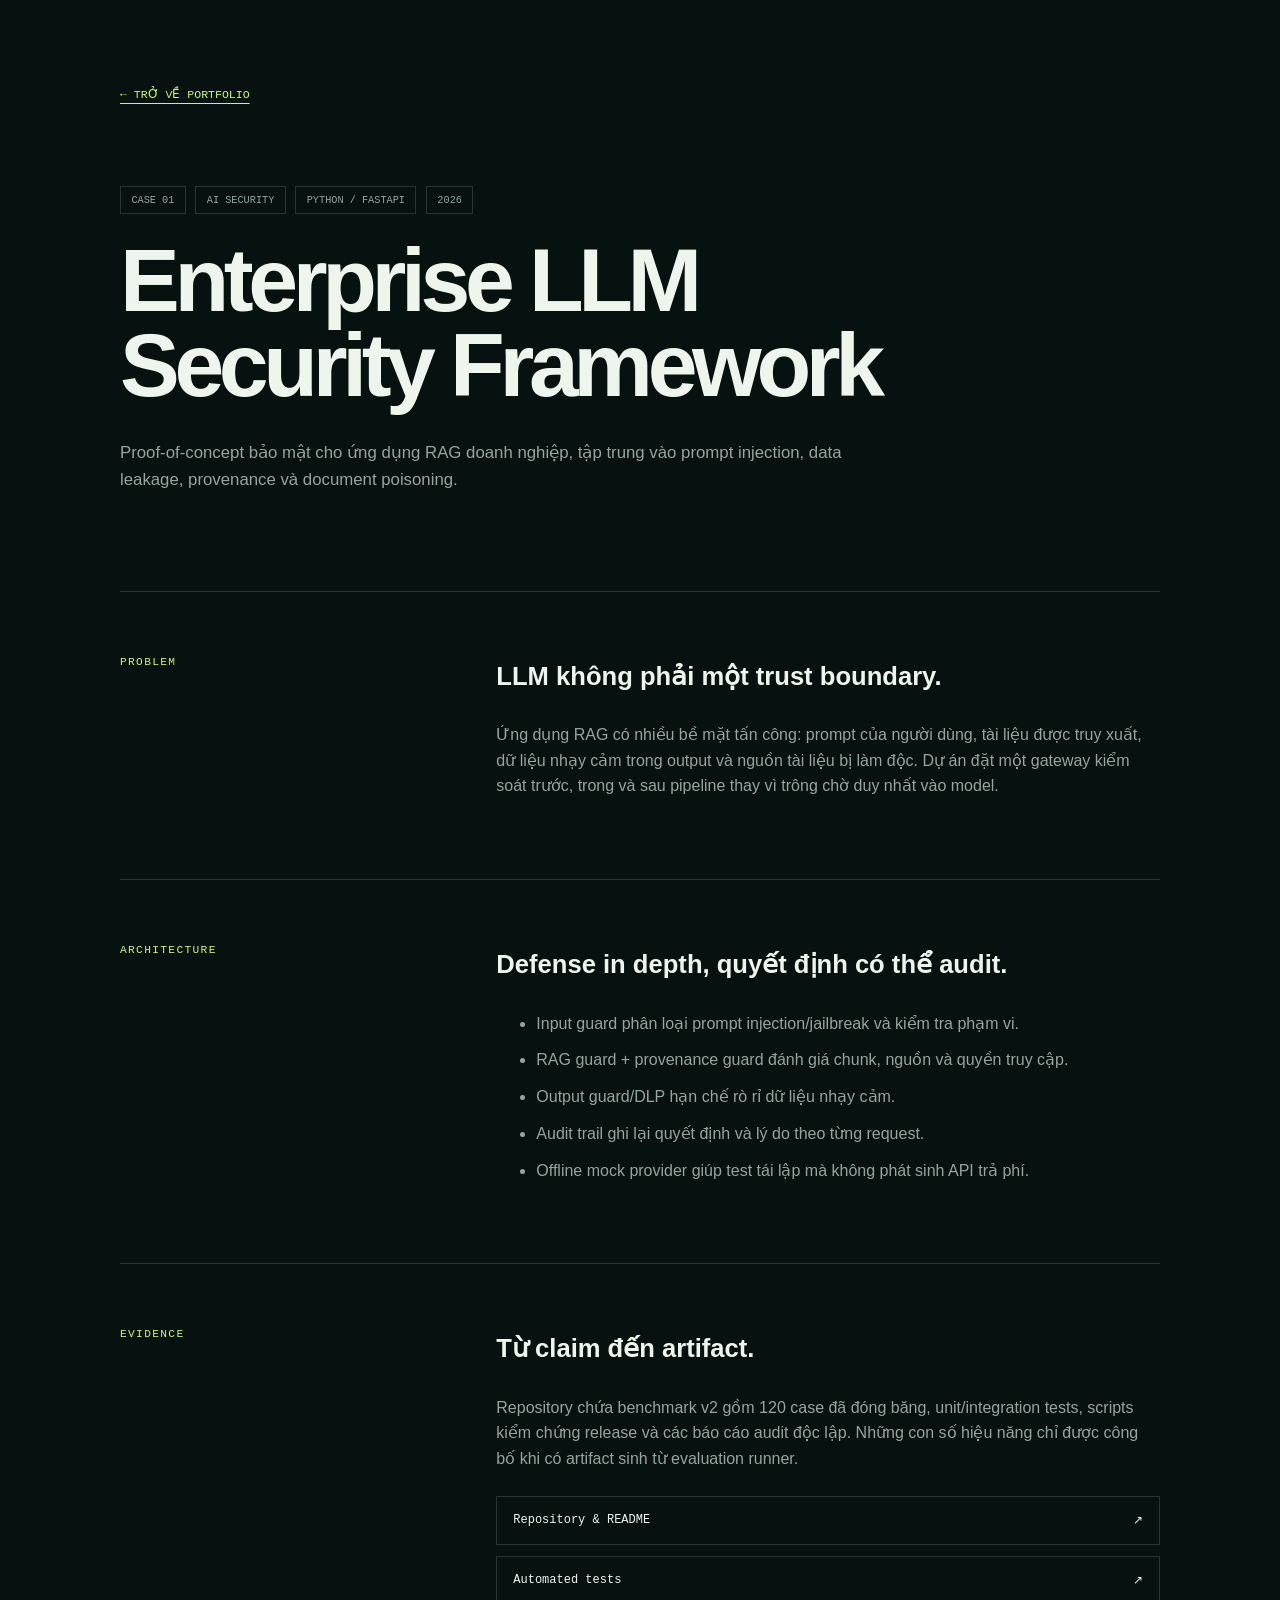
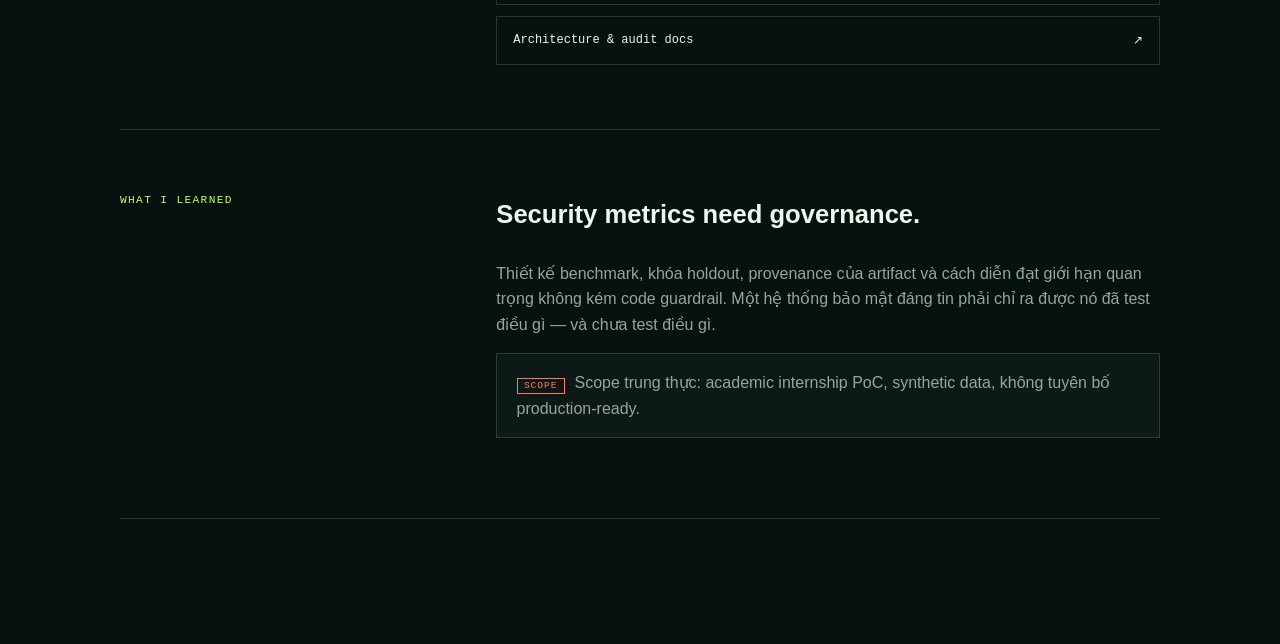
<file: evidence/llm-security.html>
<!doctype html><html lang="vi" data-theme="dark"><head><meta charset="utf-8"><meta name="viewport" content="width=device-width,initial-scale=1"><meta name="description" content="Case study: Enterprise LLM Security Framework"><title>LLM Security Framework — Evidence</title><link rel="stylesheet" href="evidence.css"></head><body>
<main class="case-main"><a class="case-back" href="../index.html#evidence">← TRỞ VỀ PORTFOLIO</a>
<header class="case-hero"><div class="case-meta"><span>CASE 01</span><span>AI SECURITY</span><span>PYTHON / FASTAPI</span><span>2026</span></div><h1>Enterprise LLM Security Framework</h1><p class="lead">Proof-of-concept bảo mật cho ứng dụng RAG doanh nghiệp, tập trung vào prompt injection, data leakage, provenance và document poisoning.</p></header>
<section class="case-grid"><h2>Problem</h2><div class="case-content"><h3>LLM không phải một trust boundary.</h3><p>Ứng dụng RAG có nhiều bề mặt tấn công: prompt của người dùng, tài liệu được truy xuất, dữ liệu nhạy cảm trong output và nguồn tài liệu bị làm độc. Dự án đặt một gateway kiểm soát trước, trong và sau pipeline thay vì trông chờ duy nhất vào model.</p></div></section>
<section class="case-grid"><h2>Architecture</h2><div class="case-content"><h3>Defense in depth, quyết định có thể audit.</h3><ul><li>Input guard phân loại prompt injection/jailbreak và kiểm tra phạm vi.</li><li>RAG guard + provenance guard đánh giá chunk, nguồn và quyền truy cập.</li><li>Output guard/DLP hạn chế rò rỉ dữ liệu nhạy cảm.</li><li>Audit trail ghi lại quyết định và lý do theo từng request.</li><li>Offline mock provider giúp test tái lập mà không phát sinh API trả phí.</li></ul></div></section>
<section class="case-grid"><h2>Evidence</h2><div class="case-content"><h3>Từ claim đến artifact.</h3><p>Repository chứa benchmark v2 gồm 120 case đã đóng băng, unit/integration tests, scripts kiểm chứng release và các báo cáo audit độc lập. Những con số hiệu năng chỉ được công bố khi có artifact sinh từ evaluation runner.</p><div class="evidence-links"><a href="https://github.com/annguyenax/enterprise-llm-security-framework" target="_blank" rel="noreferrer"><span>Repository & README</span><span>↗</span></a><a href="https://github.com/annguyenax/enterprise-llm-security-framework/tree/main/tests" target="_blank" rel="noreferrer"><span>Automated tests</span><span>↗</span></a><a href="https://github.com/annguyenax/enterprise-llm-security-framework/tree/main/docs" target="_blank" rel="noreferrer"><span>Architecture & audit docs</span><span>↗</span></a></div></div></section>
<section class="case-grid"><h2>What I learned</h2><div class="case-content"><h3>Security metrics need governance.</h3><p>Thiết kế benchmark, khóa holdout, provenance của artifact và cách diễn đạt giới hạn quan trọng không kém code guardrail. Một hệ thống bảo mật đáng tin phải chỉ ra được nó đã test điều gì — và chưa test điều gì.</p><p class="case-note">Scope trung thực: academic internship PoC, synthetic data, không tuyên bố production-ready.</p></div></section>
</main></body></html>
</file>
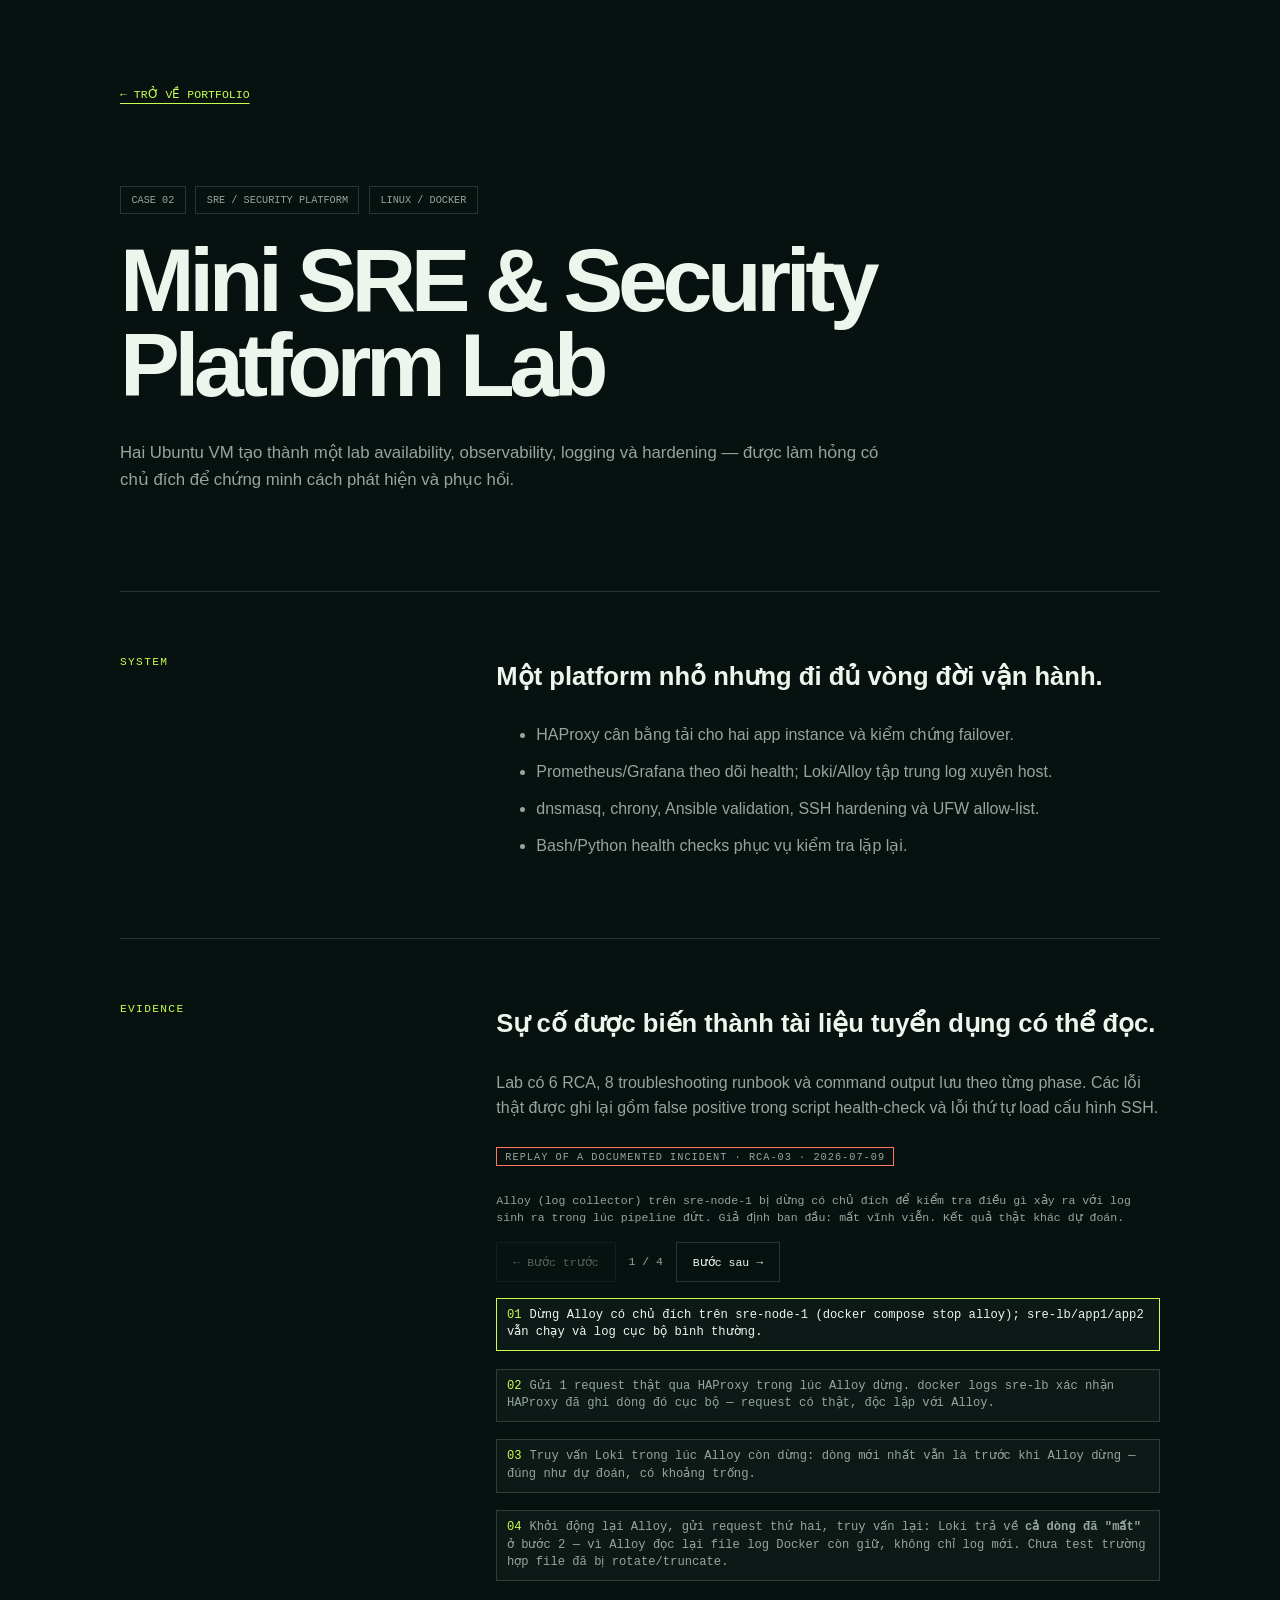
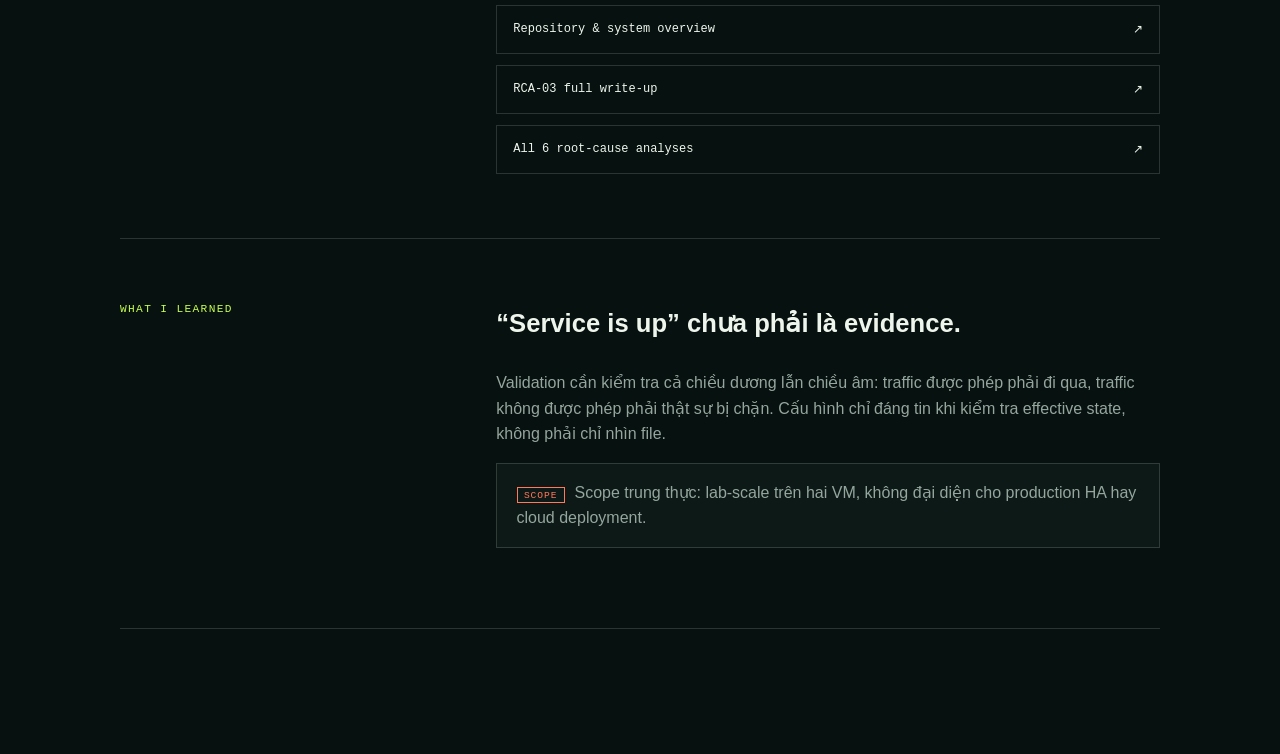
<file: evidence/sre-platform.html>
<!doctype html><html lang="vi" data-theme="dark"><head><meta charset="utf-8"><meta name="viewport" content="width=device-width,initial-scale=1"><meta name="description" content="Case study: Mini SRE and Security Platform Lab"><title>SRE Security Platform — Evidence</title><link rel="stylesheet" href="evidence.css"></head><body>
<main class="case-main"><a class="case-back" href="../index.html#evidence">← TRỞ VỀ PORTFOLIO</a>
<header class="case-hero"><div class="case-meta"><span>CASE 02</span><span>SRE / SECURITY PLATFORM</span><span>LINUX / DOCKER</span></div><h1>Mini SRE & Security Platform Lab</h1><p class="lead">Hai Ubuntu VM tạo thành một lab availability, observability, logging và hardening — được làm hỏng có chủ đích để chứng minh cách phát hiện và phục hồi.</p></header>
<section class="case-grid"><h2>System</h2><div class="case-content"><h3>Một platform nhỏ nhưng đi đủ vòng đời vận hành.</h3><ul><li>HAProxy cân bằng tải cho hai app instance và kiểm chứng failover.</li><li>Prometheus/Grafana theo dõi health; Loki/Alloy tập trung log xuyên host.</li><li>dnsmasq, chrony, Ansible validation, SSH hardening và UFW allow-list.</li><li>Bash/Python health checks phục vụ kiểm tra lặp lại.</li></ul></div></section>
<section class="case-grid"><h2>Evidence</h2><div class="case-content"><h3>Sự cố được biến thành tài liệu tuyển dụng có thể đọc.</h3><p>Lab có 6 RCA, 8 troubleshooting runbook và command output lưu theo từng phase. Các lỗi thật được ghi lại gồm false positive trong script health-check và lỗi thứ tự load cấu hình SSH.</p>
<section class="replay" id="rcaReplay" aria-labelledby="rcaTitle">
  <p class="replay-stamp" id="rcaTitle">REPLAY OF A DOCUMENTED INCIDENT · RCA-03 · 2026-07-09</p>
  <p class="viz-figcaption">Alloy (log collector) trên sre-node-1 bị dừng có chủ đích để kiểm tra điều gì xảy ra với log sinh ra trong lúc pipeline đứt. Giả định ban đầu: mất vĩnh viễn. Kết quả thật khác dự đoán.</p>
  <div class="replay-controls">
    <button type="button" id="rcaPrev">← Bước trước</button>
    <span class="replay-pos" id="rcaPos" aria-live="polite">1 / 4</span>
    <button type="button" id="rcaNext">Bước sau →</button>
  </div>
  <ol class="replay-log">
    <li data-step="0" class="is-current"><span class="step-idx">01</span>Dừng Alloy có chủ đích trên sre-node-1 (<code>docker compose stop alloy</code>); sre-lb/app1/app2 vẫn chạy và log cục bộ bình thường.</li>
    <li data-step="1"><span class="step-idx">02</span>Gửi 1 request thật qua HAProxy trong lúc Alloy dừng. <code>docker logs sre-lb</code> xác nhận HAProxy đã ghi dòng đó cục bộ — request có thật, độc lập với Alloy.</li>
    <li data-step="2"><span class="step-idx">03</span>Truy vấn Loki trong lúc Alloy còn dừng: dòng mới nhất vẫn là trước khi Alloy dừng — đúng như dự đoán, có khoảng trống.</li>
    <li data-step="3"><span class="step-idx">04</span>Khởi động lại Alloy, gửi request thứ hai, truy vấn lại: Loki trả về <b>cả dòng đã "mất"</b> ở bước 2 — vì Alloy đọc lại file log Docker còn giữ, không chỉ log mới. Chưa test trường hợp file đã bị rotate/truncate.</li>
  </ol>
</section>
<div class="evidence-links"><a href="https://github.com/annguyenax/sre-security-platform-lab" target="_blank" rel="noreferrer"><span>Repository & system overview</span><span>↗</span></a><a href="https://github.com/annguyenax/sre-security-platform-lab/blob/main/rca/incident-03-logging-pipeline-down.md" target="_blank" rel="noreferrer"><span>RCA-03 full write-up</span><span>↗</span></a><a href="https://github.com/annguyenax/sre-security-platform-lab/tree/main/rca" target="_blank" rel="noreferrer"><span>All 6 root-cause analyses</span><span>↗</span></a></div></div></section>
<section class="case-grid"><h2>What I learned</h2><div class="case-content"><h3>“Service is up” chưa phải là evidence.</h3><p>Validation cần kiểm tra cả chiều dương lẫn chiều âm: traffic được phép phải đi qua, traffic không được phép phải thật sự bị chặn. Cấu hình chỉ đáng tin khi kiểm tra effective state, không phải chỉ nhìn file.</p><p class="case-note">Scope trung thực: lab-scale trên hai VM, không đại diện cho production HA hay cloud deployment.</p></div></section>
</main>
<script>
(function () {
  const items = Array.from(document.querySelectorAll('#rcaReplay .replay-log li'));
  const prev = document.querySelector('#rcaPrev');
  const next = document.querySelector('#rcaNext');
  const pos = document.querySelector('#rcaPos');
  if (!items.length || !prev || !next) return;
  let step = 0;
  function render() {
    items.forEach((li, i) => li.classList.toggle('is-current', i === step));
    pos.textContent = (step + 1) + ' / ' + items.length;
    prev.disabled = step === 0;
    next.disabled = step === items.length - 1;
  }
  prev.addEventListener('click', () => { step = Math.max(0, step - 1); render(); });
  next.addEventListener('click', () => { step = Math.min(items.length - 1, step + 1); render(); });
  render();
})();
</script>
</body></html>
</file>
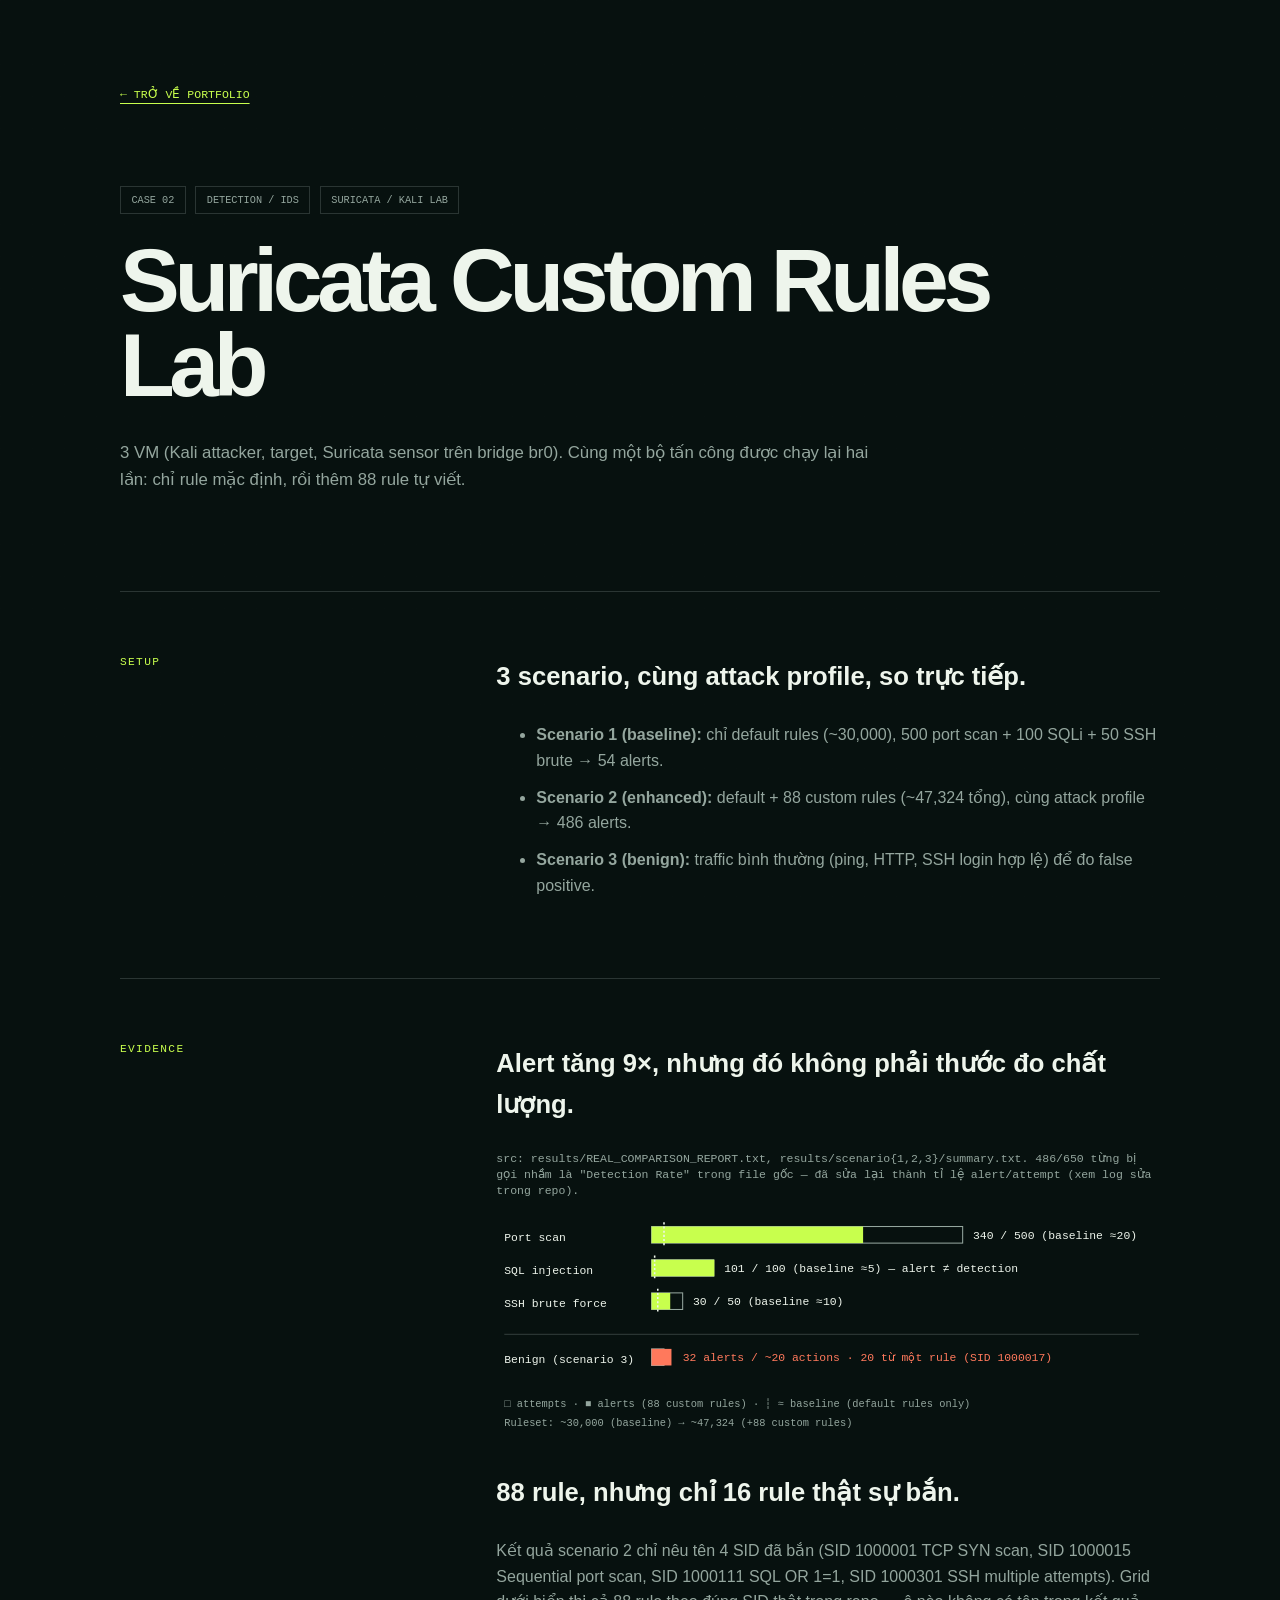
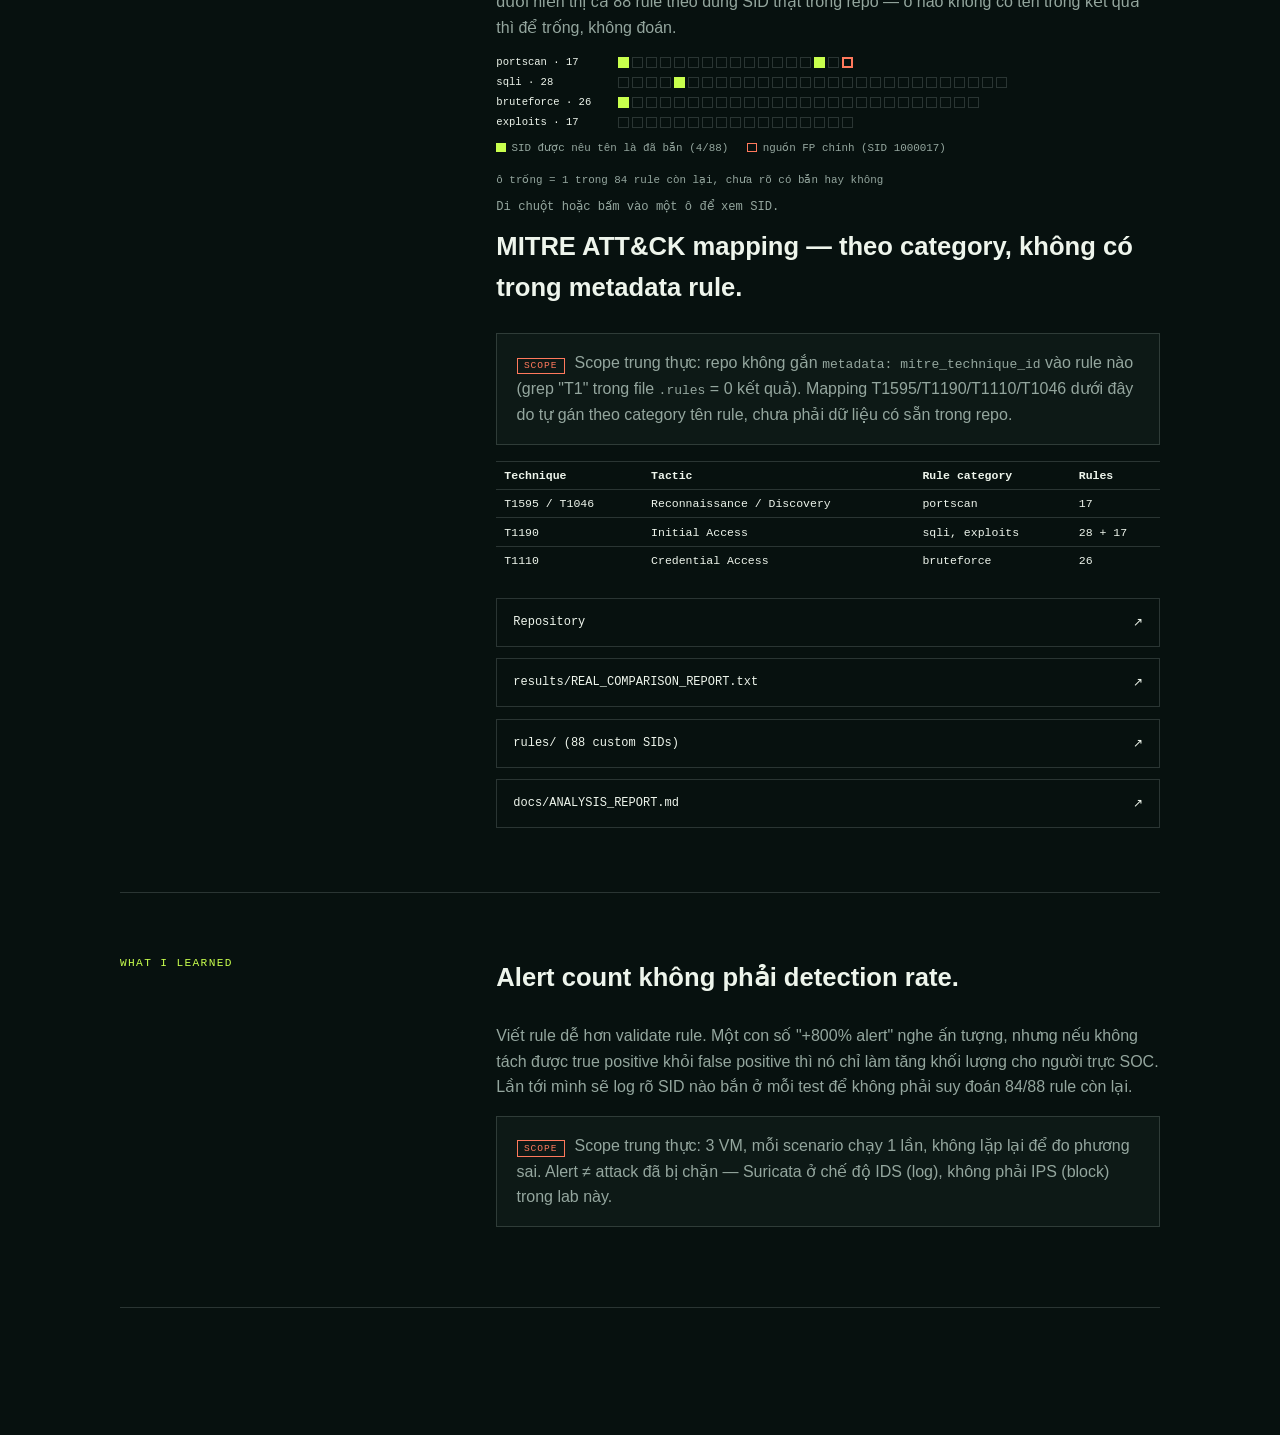
<file: evidence/suricata.html>
<!doctype html><html lang="vi" data-theme="dark"><head><meta charset="utf-8"><meta name="viewport" content="width=device-width,initial-scale=1"><meta name="description" content="Case study: Suricata Custom Rules Lab — 88 custom rules, alert volume vs rule-fire rate"><title>Suricata Custom Rules Lab — Evidence</title><link rel="stylesheet" href="evidence.css"></head><body>
<main class="case-main"><a class="case-back" href="../index.html#evidence">← TRỞ VỀ PORTFOLIO</a>
<header class="case-hero"><div class="case-meta"><span>CASE 02</span><span>DETECTION / IDS</span><span>SURICATA / KALI LAB</span></div><h1>Suricata Custom Rules Lab</h1><p class="lead">3 VM (Kali attacker, target, Suricata sensor trên bridge br0). Cùng một bộ tấn công được chạy lại hai lần: chỉ rule mặc định, rồi thêm 88 rule tự viết.</p></header>

<section class="case-grid"><h2>Setup</h2><div class="case-content"><h3>3 scenario, cùng attack profile, so trực tiếp.</h3><ul>
<li><b>Scenario 1 (baseline):</b> chỉ default rules (~30,000), 500 port scan + 100 SQLi + 50 SSH brute → 54 alerts.</li>
<li><b>Scenario 2 (enhanced):</b> default + 88 custom rules (~47,324 tổng), cùng attack profile → 486 alerts.</li>
<li><b>Scenario 3 (benign):</b> traffic bình thường (ping, HTTP, SSH login hợp lệ) để đo false positive.</li>
</ul></div></section>

<section class="case-grid"><h2>Evidence</h2><div class="case-content"><h3>Alert tăng 9×, nhưng đó không phải thước đo chất lượng.</h3>
<figure class="viz-figure" id="suriAlerts">
  <figcaption class="viz-figcaption">src: results/REAL_COMPARISON_REPORT.txt, results/scenario{1,2,3}/summary.txt. 486/650 từng bị gọi nhầm là "Detection Rate" trong file gốc — đã sửa lại thành tỉ lệ alert/attempt (xem log sửa trong repo).</figcaption>
  <svg class="viz-svg" viewBox="0 0 640 220" role="img" aria-labelledby="suriT">
    <title id="suriT">Alert count theo category, baseline so với enhanced, và false positive trên traffic bình thường</title>
    <g font-family="var(--mono)" font-size="11" fill="var(--text)">
      <text x="8" y="28">Port scan</text>
      <rect x="150" y="14" width="300" height="16" fill="none" stroke="var(--muted)"/>
      <rect x="150" y="14" width="204" height="16" fill="var(--acid)"/>
      <line x1="162" y1="10" x2="162" y2="34" stroke="var(--text)" stroke-width="1.5" stroke-dasharray="2 2"/>
      <text x="460" y="26">340 / 500 (baseline ≈20)</text>

      <text x="8" y="60">SQL injection</text>
      <rect x="150" y="46" width="60" height="16" fill="none" stroke="var(--muted)"/>
      <rect x="150" y="46" width="60.6" height="16" fill="var(--acid)"/>
      <line x1="153" y1="42" x2="153" y2="66" stroke="var(--text)" stroke-width="1.5" stroke-dasharray="2 2"/>
      <text x="220" y="58">101 / 100 (baseline ≈5) — alert ≠ detection</text>

      <text x="8" y="92">SSH brute force</text>
      <rect x="150" y="78" width="30" height="16" fill="none" stroke="var(--muted)"/>
      <rect x="150" y="78" width="18" height="16" fill="var(--acid)"/>
      <line x1="156" y1="74" x2="156" y2="98" stroke="var(--text)" stroke-width="1.5" stroke-dasharray="2 2"/>
      <text x="190" y="90">30 / 50 (baseline ≈10)</text>

      <line x1="8" x2="620" y1="118" y2="118" stroke="var(--line)"/>
      <text x="8" y="146">Benign (scenario 3)</text>
      <rect x="150" y="132" width="12" height="16" fill="none" stroke="var(--muted)"/>
      <rect x="150" y="132" width="19.2" height="16" fill="var(--orange)"/>
      <text x="180" y="144" fill="var(--orange)">32 alerts / ~20 actions · 20 từ một rule (SID 1000017)</text>

      <text x="8" y="188" fill="var(--muted)" font-size="10">□ attempts · ■ alerts (88 custom rules) · ┆ ≈ baseline (default rules only)</text>
      <text x="8" y="206" fill="var(--muted)" font-size="10">Ruleset: ~30,000 (baseline) → ~47,324 (+88 custom rules)</text>
    </g>
  </svg>
</figure>

<h3>88 rule, nhưng chỉ 16 rule thật sự bắn.</h3>
<p>Kết quả scenario 2 chỉ nêu tên 4 SID đã bắn (SID 1000001 TCP SYN scan, SID 1000015 Sequential port scan, SID 1000111 SQL OR 1=1, SID 1000301 SSH multiple attempts). Grid dưới hiển thị cả 88 rule theo đúng SID thật trong repo — ô nào không có tên trong kết quả thì để trống, không đoán.</p>
<div data-waffle id="suriWaffle">
  <div class="waffle-row" data-cat="portscan"><span>portscan · 17</span><span class="waffle-cells"></span></div>
  <div class="waffle-row" data-cat="sqli"><span>sqli · 28</span><span class="waffle-cells"></span></div>
  <div class="waffle-row" data-cat="bruteforce"><span>bruteforce · 26</span><span class="waffle-cells"></span></div>
  <div class="waffle-row" data-cat="exploits"><span>exploits · 17</span><span class="waffle-cells"></span></div>
  <div class="waffle-legend">
    <span><span class="sw sw-fired"></span>SID được nêu tên là đã bắn (4/88)</span>
    <span><span class="sw sw-hotspot"></span>nguồn FP chính (SID 1000017)</span>
    <span>ô trống = 1 trong 84 rule còn lại, chưa rõ có bắn hay không</span>
  </div>
  <p class="viz-readout" id="suriReadout" aria-live="polite">Di chuột hoặc bấm vào một ô để xem SID.</p>
</div>

<h3>MITRE ATT&amp;CK mapping — theo category, không có trong metadata rule.</h3>
<p class="case-note">Scope trung thực: repo không gắn <code>metadata: mitre_technique_id</code> vào rule nào (grep "T1" trong file <code>.rules</code> = 0 kết quả). Mapping T1595/T1190/T1110/T1046 dưới đây do tự gán theo category tên rule, chưa phải dữ liệu có sẵn trong repo.</p>
<table class="viz-table">
  <thead><tr><th>Technique</th><th>Tactic</th><th>Rule category</th><th>Rules</th></tr></thead>
  <tbody>
    <tr><td>T1595 / T1046</td><td>Reconnaissance / Discovery</td><td>portscan</td><td>17</td></tr>
    <tr><td>T1190</td><td>Initial Access</td><td>sqli, exploits</td><td>28 + 17</td></tr>
    <tr><td>T1110</td><td>Credential Access</td><td>bruteforce</td><td>26</td></tr>
  </tbody>
</table>

<div class="evidence-links"><a href="https://github.com/annguyenax/suricata-ids-custom-rules" target="_blank" rel="noreferrer"><span>Repository</span><span>↗</span></a><a href="https://github.com/annguyenax/suricata-ids-custom-rules/blob/main/results/REAL_COMPARISON_REPORT.txt" target="_blank" rel="noreferrer"><span>results/REAL_COMPARISON_REPORT.txt</span><span>↗</span></a><a href="https://github.com/annguyenax/suricata-ids-custom-rules/tree/main/rules" target="_blank" rel="noreferrer"><span>rules/ (88 custom SIDs)</span><span>↗</span></a><a href="https://github.com/annguyenax/suricata-ids-custom-rules/blob/main/docs/ANALYSIS_REPORT.md" target="_blank" rel="noreferrer"><span>docs/ANALYSIS_REPORT.md</span><span>↗</span></a></div>
</div></section>

<section class="case-grid"><h2>What I learned</h2><div class="case-content"><h3>Alert count không phải detection rate.</h3><p>Viết rule dễ hơn validate rule. Một con số "+800% alert" nghe ấn tượng, nhưng nếu không tách được true positive khỏi false positive thì nó chỉ làm tăng khối lượng cho người trực SOC. Lần tới mình sẽ log rõ SID nào bắn ở mỗi test để không phải suy đoán 84/88 rule còn lại.</p><p class="case-note">Scope trung thực: 3 VM, mỗi scenario chạy 1 lần, không lặp lại để đo phương sai. Alert ≠ attack đã bị chặn — Suricata ở chế độ IDS (log), không phải IPS (block) trong lab này.</p></div></section>
</main>
<script>
(function () {
  const RULES = {
    portscan: [1000001,1000002,1000003,1000004,1000005,1000006,1000007,1000008,1000009,1000010,1000011,1000012,1000013,1000014,1000015,1000016,1000017],
    sqli: [1000101,1000102,1000103,1000104,1000111,1000112,1000113,1000114,1000121,1000122,1000123,1000124,1000131,1000132,1000133,1000141,1000142,1000143,1000151,1000152,1000153,1000161,1000162,1000163,1000171,1000172,1000173,1000174],
    bruteforce: [1000301,1000302,1000303,1000304,1000305,1000311,1000312,1000313,1000316,1000317,1000318,1000321,1000322,1000323,1000331,1000332,1000333,1000326,1000341,1000342,1000343,1000344,1000351,1000352,1000361,1000362],
    exploits: [1000501,1000502,1000503,1000504,1000505,1000512,1000513,1000516,1000517,1000518,1000519,1000520,1000521,1000522,1000523,1000531,1000541]
  };
  const NAMED_FIRED = new Set([1000001, 1000015, 1000111, 1000301]);
  const BENIGN_HOTSPOT = 1000017;
  const root = document.querySelector('#suriWaffle');
  const readout = document.querySelector('#suriReadout');
  if (!root) return;
  Object.entries(RULES).forEach(([cat, sids]) => {
    const row = root.querySelector('.waffle-row[data-cat="' + cat + '"] .waffle-cells');
    if (!row) return;
    sids.forEach((sid) => {
      const i = document.createElement('i');
      i.dataset.sid = sid;
      i.tabIndex = 0;
      if (NAMED_FIRED.has(sid)) i.classList.add('fired');
      if (sid === BENIGN_HOTSPOT) i.classList.add('hotspot');
      row.appendChild(i);
    });
  });
  function describe(sid) {
    if (sid === BENIGN_HOTSPOT) return 'SID ' + sid + ' (TCP ACK scan): nguồn chính của false positive — 20/32 alert benign đến từ rule này (docs/ANALYSIS_REPORT.md §5.1).';
    if (NAMED_FIRED.has(sid)) return 'SID ' + sid + ': được nêu tên là đã bắn trong scenario 2 (results/scenario2/summary.txt).';
    return 'SID ' + sid + ': không được nêu tên trong kết quả — 1 trong 84 rule chưa rõ có bắn hay không ở lần chạy này.';
  }
  root.addEventListener('pointerover', (e) => { const sid = Number(e.target?.dataset?.sid); if (sid) readout.textContent = describe(sid); });
  root.addEventListener('focusin', (e) => { const sid = Number(e.target?.dataset?.sid); if (sid) readout.textContent = describe(sid); });
})();
</script>
</body></html>
</file>
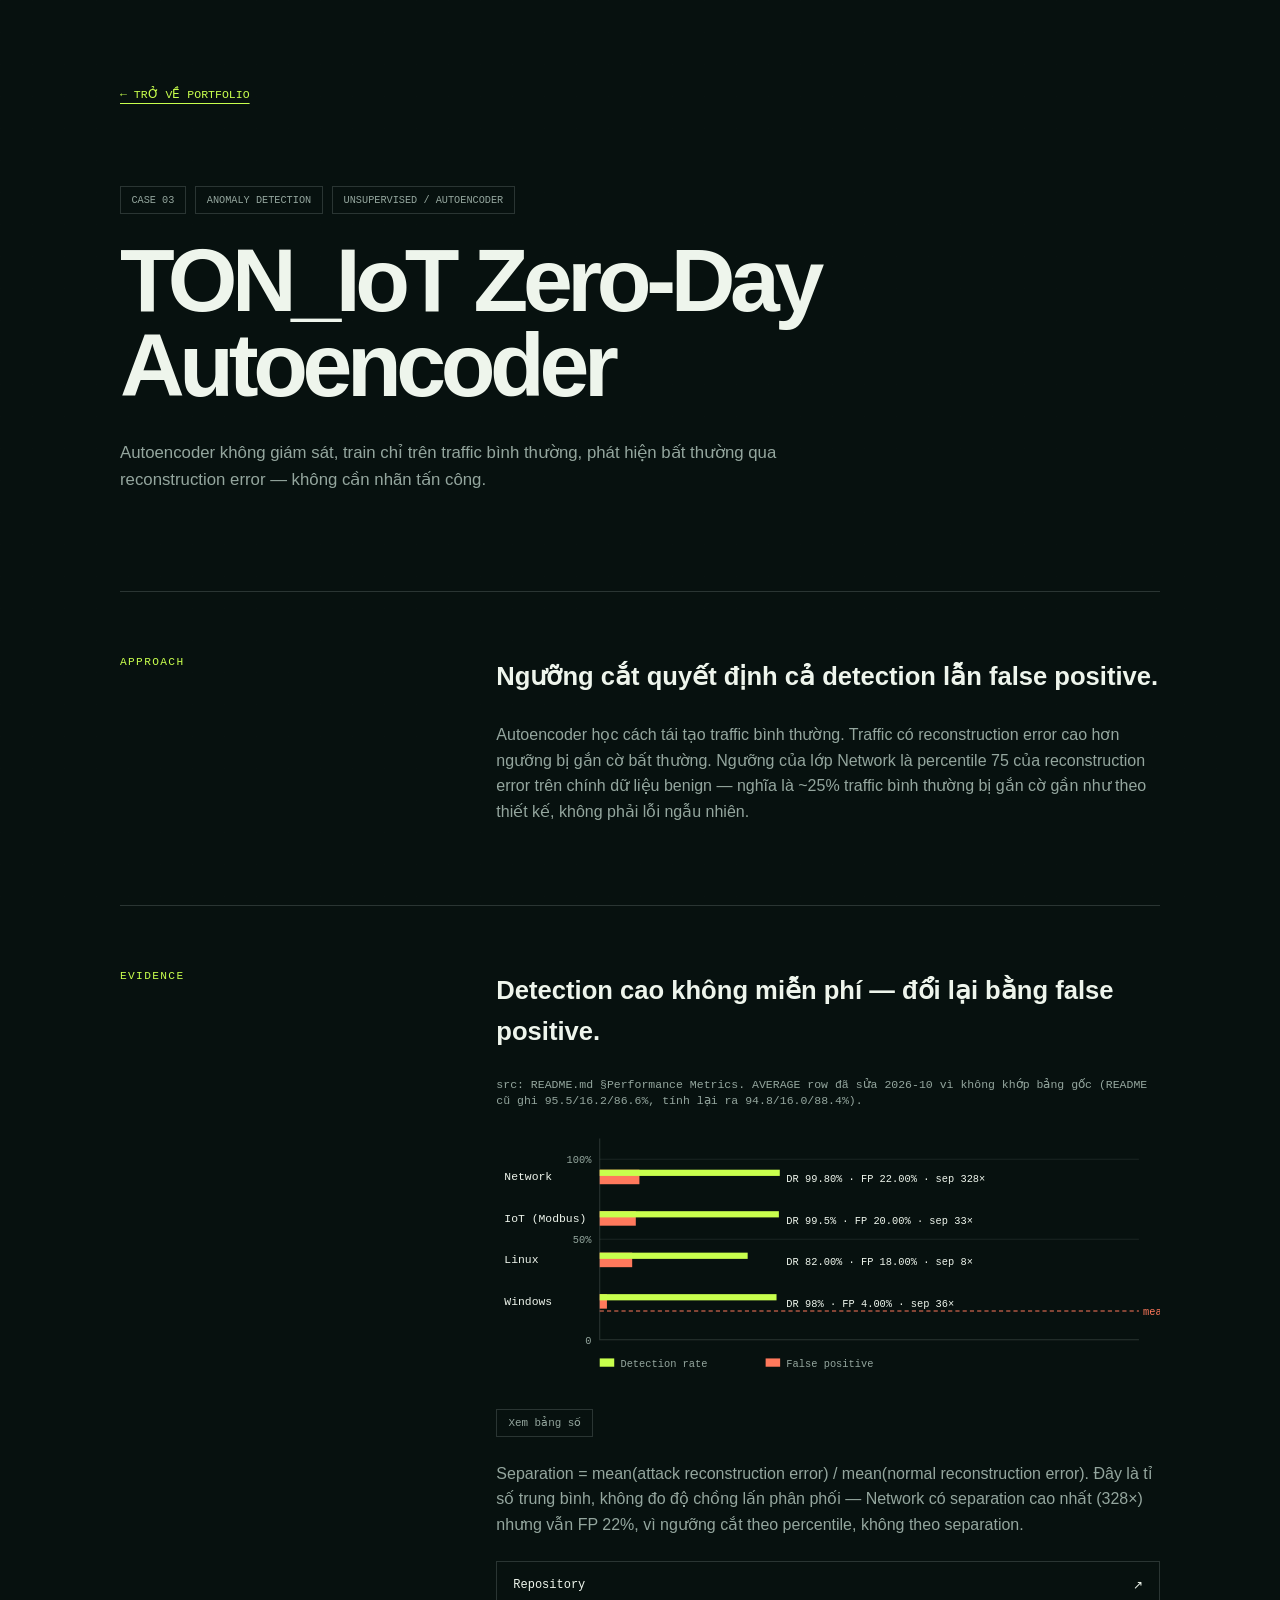
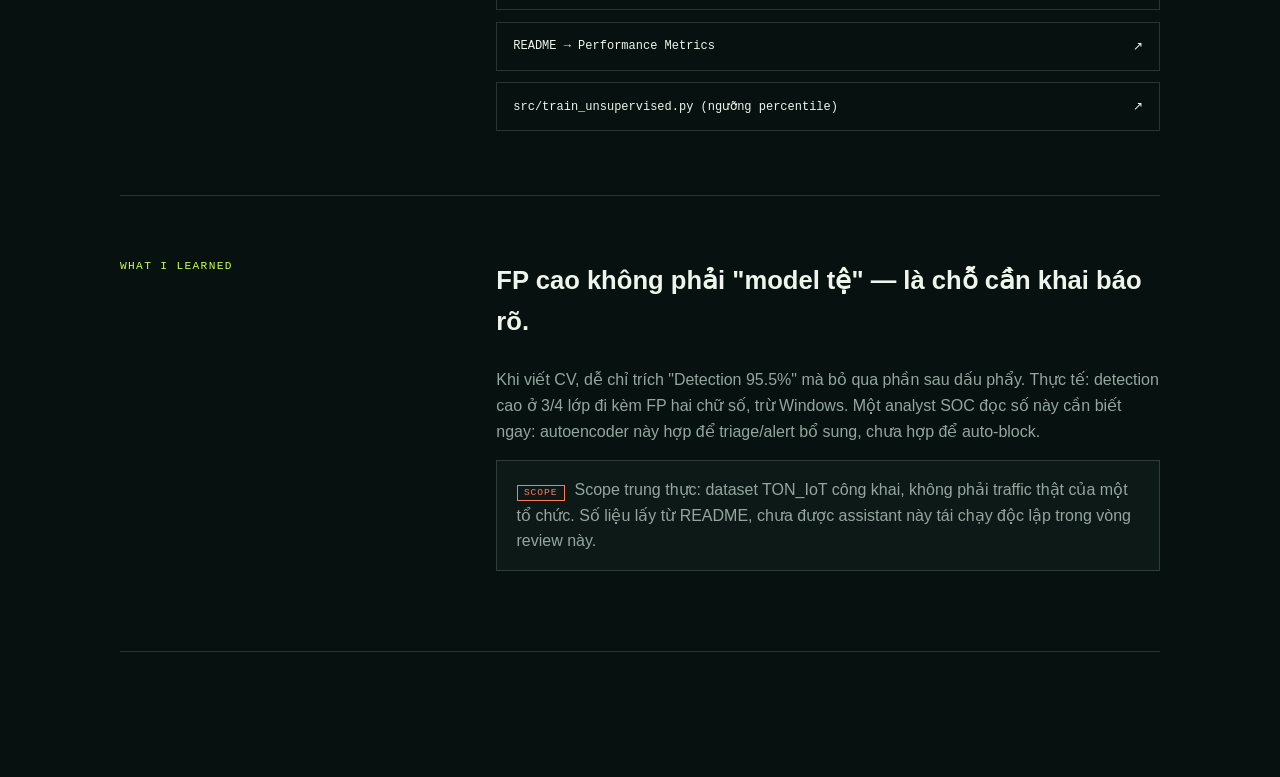
<file: evidence/ton-iot.html>
<!doctype html><html lang="vi" data-theme="dark"><head><meta charset="utf-8"><meta name="viewport" content="width=device-width,initial-scale=1"><meta name="description" content="Case study: TON_IoT Zero-Day Autoencoder — detection vs false positive by layer"><title>TON_IoT Zero-Day Autoencoder — Evidence</title><link rel="stylesheet" href="evidence.css"></head><body>
<main class="case-main"><a class="case-back" href="../index.html#evidence">← TRỞ VỀ PORTFOLIO</a>
<header class="case-hero"><div class="case-meta"><span>CASE 03</span><span>ANOMALY DETECTION</span><span>UNSUPERVISED / AUTOENCODER</span></div><h1>TON_IoT Zero-Day Autoencoder</h1><p class="lead">Autoencoder không giám sát, train chỉ trên traffic bình thường, phát hiện bất thường qua reconstruction error — không cần nhãn tấn công.</p></header>

<section class="case-grid"><h2>Approach</h2><div class="case-content"><h3>Ngưỡng cắt quyết định cả detection lẫn false positive.</h3><p>Autoencoder học cách tái tạo traffic bình thường. Traffic có reconstruction error cao hơn ngưỡng bị gắn cờ bất thường. Ngưỡng của lớp Network là percentile 75 của reconstruction error trên chính dữ liệu benign — nghĩa là ~25% traffic bình thường bị gắn cờ gần như theo thiết kế, không phải lỗi ngẫu nhiên.</p></div></section>

<section class="case-grid"><h2>Evidence</h2><div class="case-content"><h3>Detection cao không miễn phí — đổi lại bằng false positive.</h3>
<figure class="viz-figure" id="tonChart2">
  <figcaption class="viz-figcaption">src: README.md §Performance Metrics. AVERAGE row đã sửa 2026-10 vì không khớp bảng gốc (README cũ ghi 95.5/16.2/86.6%, tính lại ra 94.8/16.0/88.4%).</figcaption>
  <svg class="viz-svg" viewBox="0 0 640 260" role="img" aria-labelledby="tonT2">
    <title id="tonT2">Detection rate và false positive của 4 lớp TON_IoT, cùng trục 0-100%</title>
    <g stroke="var(--line)" fill="none">
      <path d="M100 16 V210 H620"/>
      <path d="M100 36 H620 M100 113 H620" opacity=".5"/>
    </g>
    <g font-family="var(--mono)" font-size="10" fill="var(--muted)">
      <text x="92" y="40" text-anchor="end">100%</text>
      <text x="92" y="117" text-anchor="end">50%</text>
      <text x="92" y="214" text-anchor="end">0</text>
    </g>
    <!-- baseline y=210, 174px=100% -->
    <g font-family="var(--mono)" font-size="11" fill="var(--text)">
      <text x="8" y="56">Network</text>
      <rect class="t-fp" x="100" y="46" width="38.28" height="14" fill="var(--orange)"/>
      <rect class="t-dr" x="100" y="46" width="173.65" height="6" fill="var(--acid)"/>
      <text x="280" y="58" font-size="10">DR 99.80% · FP 22.00% · sep 328×</text>

      <text x="8" y="96">IoT (Modbus)</text>
      <rect class="t-fp" x="100" y="86" width="34.8" height="14" fill="var(--orange)"/>
      <rect class="t-dr" x="100" y="86" width="172.78" height="6" fill="var(--acid)"/>
      <text x="280" y="98" font-size="10">DR 99.5% · FP 20.00% · sep 33×</text>

      <text x="8" y="136">Linux</text>
      <rect class="t-fp" x="100" y="126" width="31.32" height="14" fill="var(--orange)"/>
      <rect class="t-dr" x="100" y="126" width="142.68" height="6" fill="var(--acid)"/>
      <text x="280" y="138" font-size="10">DR 82.00% · FP 18.00% · sep 8×</text>

      <text x="8" y="176">Windows</text>
      <rect class="t-fp" x="100" y="166" width="6.96" height="14" fill="var(--orange)"/>
      <rect class="t-dr" x="100" y="166" width="170.52" height="6" fill="var(--acid)"/>
      <text x="280" y="178" font-size="10">DR 98% · FP 4.00% · sep 36×</text>
    </g>
    <line x1="100" y1="182.2" x2="620" y2="182.2" stroke="var(--orange)" stroke-dasharray="4 3"/>
    <text x="624" y="186" font-family="var(--mono)" font-size="10" fill="var(--orange)">mean FP 16.0%</text>
    <g font-family="var(--mono)" font-size="10" fill="var(--muted)">
      <rect x="100" y="228" width="14" height="8" fill="var(--acid)"/><text x="120" y="236">Detection rate</text>
      <rect x="260" y="228" width="14" height="8" fill="var(--orange)"/><text x="280" y="236">False positive</text>
    </g>
  </svg>
  <button class="viz-table-toggle" type="button" id="tonTableToggle" aria-expanded="false">Xem bảng số</button>
  <table class="viz-table" id="tonTable" hidden>
    <thead><tr><th>Layer</th><th>Detection</th><th>FP</th><th>Accuracy</th><th>Separation</th><th>Features</th></tr></thead>
    <tbody>
      <tr><td>Network</td><td>99.80%</td><td>22.00%</td><td>89.00%</td><td>328×</td><td>40</td></tr>
      <tr><td>IoT (Modbus)</td><td>99.5%</td><td>20.00%</td><td>90.00%</td><td>33×</td><td>5</td></tr>
      <tr><td>Linux</td><td>82.00%</td><td>18.00%</td><td>77.8%</td><td>8×</td><td>12</td></tr>
      <tr><td>Windows</td><td>98%</td><td>4.00%</td><td>96.6%</td><td>36×</td><td>52</td></tr>
      <tr><td><b>Mean of rows</b></td><td><b>94.8%</b></td><td><b>16.0%</b></td><td><b>88.4%</b></td><td>101×</td><td>—</td></tr>
    </tbody>
  </table>
</figure>

<p>Separation = mean(attack reconstruction error) / mean(normal reconstruction error). Đây là tỉ số trung bình, không đo độ chồng lấn phân phối — Network có separation cao nhất (328×) nhưng vẫn FP 22%, vì ngưỡng cắt theo percentile, không theo separation.</p>

<div class="evidence-links"><a href="https://github.com/annguyenax/ton-iot-zero-day-ids" target="_blank" rel="noreferrer"><span>Repository</span><span>↗</span></a><a href="https://github.com/annguyenax/ton-iot-zero-day-ids#-performance-metrics" target="_blank" rel="noreferrer"><span>README → Performance Metrics</span><span>↗</span></a><a href="https://github.com/annguyenax/ton-iot-zero-day-ids/blob/main/src/train_unsupervised.py" target="_blank" rel="noreferrer"><span>src/train_unsupervised.py (ngưỡng percentile)</span><span>↗</span></a></div>
</div></section>

<section class="case-grid"><h2>What I learned</h2><div class="case-content"><h3>FP cao không phải "model tệ" — là chỗ cần khai báo rõ.</h3><p>Khi viết CV, dễ chỉ trích "Detection 95.5%" mà bỏ qua phần sau dấu phẩy. Thực tế: detection cao ở 3/4 lớp đi kèm FP hai chữ số, trừ Windows. Một analyst SOC đọc số này cần biết ngay: autoencoder này hợp để triage/alert bổ sung, chưa hợp để auto-block.</p><p class="case-note">Scope trung thực: dataset TON_IoT công khai, không phải traffic thật của một tổ chức. Số liệu lấy từ README, chưa được assistant này tái chạy độc lập trong vòng review này.</p></div></section>
</main>
<script>
(function () {
  const btn = document.querySelector('#tonTableToggle');
  const table = document.querySelector('#tonTable');
  if (!btn || !table) return;
  btn.addEventListener('click', () => {
    const show = table.hidden;
    table.hidden = !show;
    btn.setAttribute('aria-expanded', String(show));
  });
})();
</script>
</body></html>
</file>
<file: styles.css>
:root {
  --bg: #07110f;
  --surface: #0d1916;
  --surface-2: #13231e;
  --text: #eef5ec;
  --muted: #94a69e;
  --line: rgba(224, 242, 235, .16);
  --acid: #c8ff4d;
  --accent-text: var(--acid);
  --orange: #ff795c;
  --paper: #f1eee6;
  --ink: #13201c;
  --mono: "IBM Plex Mono", ui-monospace, monospace;
  --sans: "Archivo", sans-serif;
}

html[data-theme="light"] { --bg: #f0eee7; --surface: #e5e1d6; --surface-2: #faf8f2; --text: #12201c; --muted: #5f6e68; --line: rgba(10, 30, 23, .18); --paper: #0c1814; --ink: #f4f1e8; --accent-text: #356000; }
* { box-sizing: border-box; }
html { scroll-behavior: smooth; }
body { margin: 0; background: var(--bg); color: var(--text); font-family: var(--sans); line-height: 1.6; transition: background .25s, color .25s; }
body::before { content: ""; position: fixed; inset: 0; pointer-events: none; opacity: .24; background-image: linear-gradient(rgba(255,255,255,.018) 1px, transparent 1px), linear-gradient(90deg, rgba(255,255,255,.018) 1px, transparent 1px); background-size: 32px 32px; }
a { color: inherit; }
button, a { -webkit-tap-highlight-color: transparent; }
.skip-link { position: absolute; top: -4rem; left: 1rem; background: var(--acid); color: #07110f; padding: .7rem 1rem; z-index: 100; }
.skip-link:focus { top: 1rem; }
.site-header { height: 78px; padding: 0 clamp(1rem, 4vw, 4.5rem); display: flex; align-items: center; justify-content: space-between; border-bottom: 1px solid var(--line); position: sticky; top: 0; z-index: 20; background: color-mix(in srgb, var(--bg) 88%, transparent); backdrop-filter: blur(14px); }
.brand { display: flex; align-items: center; gap: .8rem; text-decoration: none; }
.brand span { display: grid; place-items: center; width: 38px; height: 38px; border: 1px solid var(--acid); color: var(--accent-text); font: 500 .78rem var(--mono); }
.brand small, .eyebrow, .section-label, .project-index, .project-kicker, .card-top, footer { font: 500 .67rem var(--mono); letter-spacing: .12em; }
.site-header nav { display: flex; gap: 2rem; }
.site-header nav a { color: var(--muted); text-decoration: none; font-size: .83rem; }
.site-header nav a:hover { color: var(--accent-text); }
.header-actions { display: flex; gap: .55rem; align-items: center; }
.text-button, .icon-button { background: transparent; color: var(--text); border: 1px solid var(--line); height: 36px; min-width: 36px; cursor: pointer; font: 500 .72rem var(--mono); }
.button { display: inline-flex; align-items: center; justify-content: center; min-height: 44px; padding: .7rem 1rem; background: var(--acid); color: #09110e; text-decoration: none; border: 1px solid var(--acid); font: 700 .74rem var(--mono); letter-spacing: .04em; cursor: pointer; }
.button:hover { filter: brightness(.92); }
.button-small { min-height: 36px; }
.button-ghost { background: transparent; color: var(--text); border-color: var(--line); }
.hero, .cv-section, .evidence-section, .education-section { width: min(1240px, calc(100% - 2rem)); margin: 0 auto; }
.hero { min-height: calc(100vh - 78px); display: grid; grid-template-columns: 1.35fr .65fr; align-items: center; gap: clamp(2rem, 8vw, 7rem); padding: 5rem 0; }
.eyebrow { color: var(--muted); text-transform: uppercase; }
.status-dot { display: inline-block; width: 7px; height: 7px; border-radius: 50%; margin-right: .6rem; background: var(--acid); box-shadow: 0 0 0 5px rgba(200,255,77,.1); }
.hero h1 { margin: 1.2rem 0 0; font-size: clamp(3.4rem, 8vw, 7.4rem); line-height: 1.08; letter-spacing: -.03em; font-weight: 800; }
.hero-role { margin: 1.2rem 0 2rem; color: var(--accent-text); font: 500 clamp(.78rem, 1.4vw, 1.05rem) var(--mono); letter-spacing: .14em; }
.hero-role span { color: var(--orange); }
.hero-summary { max-width: 720px; font-size: clamp(1rem, 1.4vw, 1.2rem); color: var(--muted); }
.hero-actions { display: flex; flex-wrap: wrap; gap: .75rem; margin-top: 2rem; }
.hero-footnote { margin-top: 1.4rem; color: var(--muted); font: .7rem var(--mono); }
.noise-board { padding: 1.2rem; border: 1px solid var(--line); background: var(--surface); }
.noise-header { display: flex; justify-content: space-between; gap: .6rem; padding-bottom: .9rem; border-bottom: 1px solid var(--line); color: var(--accent-text); font: 500 .62rem var(--mono); letter-spacing: .1em; text-transform: uppercase; }
.noise-header span:last-child { color: var(--muted); text-transform: none; letter-spacing: 0; text-align: right; }
.noise-svg { width: 100%; height: auto; margin-top: .8rem; color: var(--muted); }
.noise-svg text { fill: var(--text); font-family: var(--mono); }
.noise-svg .bar { transform-box: fill-box; transform-origin: center bottom; }
.noise-svg .bar.det { fill: var(--acid); }
.noise-svg .bar.fp { fill: var(--orange); }
.noise-svg .layer { cursor: pointer; outline: none; }
.noise-svg .layer:focus-visible rect, .noise-svg .layer:hover rect { stroke: var(--text); stroke-width: 1.5; }
.noise-readout { min-height: 2.4em; margin: .7rem 0 0; font: .74rem/1.4 var(--mono); color: var(--text); }
.noise-legend { margin: .4rem 0 0; display: flex; gap: 1rem; font: .66rem var(--mono); color: var(--muted); }
.noise-legend .sw { display: inline-block; width: .6rem; height: .6rem; margin-right: .3rem; vertical-align: -1px; }
.noise-legend .sw-det { background: var(--acid); }
.noise-legend .sw-fp { background: var(--orange); }
.sr-only { position: absolute; width: 1px; height: 1px; padding: 0; margin: -1px; overflow: hidden; clip: rect(0,0,0,0); border: 0; white-space: nowrap; }
@media (prefers-reduced-motion: no-preference) {
  .noise-svg .bar { animation: noiseGrow .7s ease both; }
}
@keyframes noiseGrow { from { transform: scaleY(0); } to { transform: scaleY(1); } }
@media (prefers-reduced-motion: reduce) {
  .noise-svg .bar { animation: none; }
}
.cv-section, .evidence-section, .education-section { padding: 7rem 0; border-top: 1px solid var(--line); }
.section-label { display: flex; gap: 1rem; color: var(--muted); align-items: center; }
.section-label span { color: var(--accent-text); }
.cv-grid { display: grid; grid-template-columns: 1fr 1fr; gap: clamp(3rem, 8vw, 8rem); margin-top: 3rem; }
h2 { font-size: clamp(2rem, 4.4vw, 4.6rem); line-height: 1.06; letter-spacing: -.045em; margin: 0; }
.lead { color: var(--muted); font-size: 1.05rem; max-width: 620px; margin-top: 2rem; }
.skills-panel h3 { margin-top: 0; font: 500 .7rem var(--mono); letter-spacing: .12em; text-transform: uppercase; color: var(--muted); }
.skill-list { list-style: none; margin: 0; padding: 0; }
.skill-list li { display: grid; grid-template-columns: 40px 1fr; gap: 1rem; padding: 1.15rem 0; border-bottom: 1px solid var(--line); }
.skill-list > li > span { font: .65rem var(--mono); color: var(--accent-text); }
.skill-list strong { display: block; }
.skill-list small { display: block; color: var(--muted); margin-top: .3rem; }
.section-heading { display: grid; grid-template-columns: 1.2fr .8fr; gap: 4rem; align-items: end; margin: 3rem 0 4rem; }
.section-heading p { color: var(--muted); max-width: 430px; }
.featured-project { display: grid; grid-template-columns: .24fr .92fr .84fr; min-height: 540px; border: 1px solid var(--line); background: var(--surface); }
.project-index { padding: 2rem 1.4rem; color: var(--muted); writing-mode: vertical-rl; }
.project-copy { padding: 3rem; border-left: 1px solid var(--line); }
.project-kicker { color: var(--accent-text); }
.project-copy h3 { font-size: clamp(2rem, 3.2vw, 3.5rem); line-height: 1.02; letter-spacing: -.045em; margin: 1rem 0 1.5rem; }
.project-copy > p:not(.project-kicker) { color: var(--muted); }
.outcomes { list-style: none; padding: 0; margin: 2.2rem 0; display: grid; grid-template-columns: repeat(3, 1fr); gap: 1rem; }
.outcomes strong { display: block; color: var(--accent-text); font: 500 1.5rem var(--mono); }
.outcomes span { font-size: .7rem; color: var(--muted); }
.project-links { display: flex; flex-wrap: wrap; gap: 1.3rem; }
.text-link { font: 500 .76rem var(--mono); color: var(--accent-text); text-underline-offset: 5px; }
.text-link.muted { color: var(--muted); }
.architecture-visual { position: relative; overflow: hidden; border-left: 1px solid var(--line); }
.node { position: absolute; display: grid; place-items: center; width: 76px; height: 32px; border: 1px solid var(--acid); background: var(--bg); color: var(--accent-text); font: 500 .62rem var(--mono); z-index: 2; }
.n1 { left: 8%; top: 16%; }.n2 { left: 38%; top: 32%; }.n3 { right: 10%; top: 18%; }.n4 { right: 19%; bottom: 22%; }.n5 { left: 18%; bottom: 16%; }
.architecture-visual i { position: absolute; height: 1px; background: var(--line); transform-origin: left; }
.l1 { left: 20%; top: 22%; width: 40%; transform: rotate(24deg); }.l2 { left: 50%; top: 37%; width: 42%; transform: rotate(-27deg); }.l3 { left: 48%; top: 40%; width: 48%; transform: rotate(49deg); }.l4 { left: 27%; bottom: 22%; width: 50%; transform: rotate(-8deg); }
.mini-topology { display: flex; flex-wrap: wrap; align-items: center; gap: .5rem; margin: 1rem 0; padding: .65rem .75rem; border: 1px solid var(--line); background: var(--surface-2); }
.topo-node { font: 500 .7rem var(--mono); color: var(--text); padding: .25rem .45rem; border: 1px solid var(--line); white-space: nowrap; }
.topo-arrow { color: var(--accent-text); font: 500 .8rem var(--mono); }
.project-grid { display: grid; grid-template-columns: 1fr 1fr; gap: 1rem; margin-top: 1rem; }
.project-card { min-height: 390px; padding: 2rem; border: 1px solid var(--line); background: var(--surface); display: flex; flex-direction: column; }
.accent-card { background: var(--orange); color: #1c100d; border-color: transparent; }
.card-top { display: flex; justify-content: space-between; color: var(--muted); }
.accent-card .card-top, .accent-card p { color: rgba(28,16,13,.68); }
.project-card h3 { max-width: 620px; margin: 3.5rem 0 1rem; font-size: clamp(1.6rem, 3vw, 2.7rem); line-height: 1.1; letter-spacing: -.035em; }
.project-card p { color: var(--muted); max-width: 620px; }
.mini-metrics { display: flex; gap: 1.4rem; margin-top: 1rem; font: .68rem var(--mono); }
.mini-metrics strong { font-size: 1.1rem; color: var(--accent-text); }.accent-card .mini-metrics strong { color: #1c100d; }
.card-link { margin-top: auto; padding-top: 1rem; display: flex; justify-content: space-between; border-top: 1px solid currentColor; text-decoration: none; font: 500 .72rem var(--mono); }
.timeline-row { display: grid; grid-template-columns: .25fr 1fr .3fr; gap: 2rem; padding: 3rem 0; }
.timeline-date, .timeline-place { color: var(--muted); font: .72rem var(--mono); }.timeline-place { text-align: right; }
.timeline-row h3 { margin: 0; font-size: 1.35rem; }.timeline-row div p { color: var(--muted); }
.keyword-strip { display: flex; flex-wrap: wrap; gap: .5rem; }
.keyword-strip span { padding: .5rem .75rem; border: 1px solid var(--line); color: var(--muted); font: .66rem var(--mono); }
.contact-section { padding: clamp(5rem, 10vw, 9rem) max(1rem, calc((100vw - 1240px)/2)); background: var(--paper); color: var(--ink); }
.contact-section .eyebrow { color: color-mix(in srgb, var(--ink) 58%, transparent); }
.contact-section h2 { margin: 1rem 0 3rem; }
.contact-actions { display: flex; flex-wrap: wrap; gap: .75rem; }
.button-light { background: var(--ink); color: var(--paper); border-color: var(--ink); }.button-outline-light { background: transparent; color: var(--ink); border-color: var(--ink); }
footer { padding: 1.4rem clamp(1rem, 4vw, 4.5rem); display: flex; justify-content: space-between; color: var(--muted); border-top: 1px solid var(--line); }

@media (max-width: 860px) {
  .site-header { height: auto; min-height: 78px; flex-wrap: wrap; gap: .75rem; padding-block: .75rem; }
  .site-header nav { display: none; }
  .brand small { display: none; }
  .header-actions { flex-wrap: wrap; }
  .text-button, .icon-button, .button-small { min-width: 44px; min-height: 44px; height: auto; }
  .hero, .cv-grid, .section-heading, .project-grid { grid-template-columns: 1fr; }
  .hero { min-height: auto; padding: 4rem 0; gap: 1.5rem; }
  .signal-card { min-height: 0; }
  .signal-card dl div { grid-template-columns: minmax(0,.8fr) minmax(0,1.2fr); gap: .75rem; }
  .featured-project { grid-template-columns: 42px 1fr; }
  .architecture-visual { display: block; min-height: 220px; padding: 1.5rem 1rem; }
  .architecture-visual .node { position: static; display: inline-flex; margin: .25rem; width: auto; height: auto; padding: .35rem .6rem; }
  .architecture-visual i { display: none; }
  .mini-topology { gap: .4rem; }
  .project-index { padding: 1.4rem .75rem; }
  .project-copy { padding: 2rem 1.3rem; }
  .outcomes { grid-template-columns: 1fr; }
  .timeline-row { grid-template-columns: 1fr; gap: .2rem; }
  .timeline-place { text-align: left; }
  footer { flex-direction: column; gap: .5rem; }
}

@media (prefers-reduced-motion: reduce) { html { scroll-behavior: auto; } *, *::before, *::after { animation: none !important; transition: none !important; } .scanline { display: none; } }

@page { size: A4; margin: 12mm 14mm; }
@media print {
  :root { --bg: #fff; --surface: #fff; --surface-2: #fff; --text: #111; --muted: #444; --line: #bbb; --acid: #111; }
  body { font-size: 10pt; }
  body::before, .site-header, .signal-card, .architecture-visual, .contact-section, footer, .hero-actions, .section-label, .section-heading p, .project-links, .card-link, .scanline { display: none !important; }
  .hero, .cv-section, .evidence-section, .education-section { width: 100%; padding: 0 0 7mm; border: 0; }
  .hero { min-height: 0; display: block; }
  .hero h1 { font-size: 31pt; margin-top: 0; }
  .hero-role { margin: 2mm 0 4mm; }
  .hero-summary { max-width: none; margin-bottom: 5mm; }
  .cv-grid { grid-template-columns: .85fr 1.15fr; gap: 10mm; margin-top: 0; }
  h2, .section-heading h2 { font-size: 17pt; }
  .lead { font-size: 9pt; margin-top: 3mm; }
  .skill-list li { padding: 2mm 0; }
  .skill-list small { font-size: 7.5pt; }
  .section-heading { display: block; margin: 4mm 0; }
  .featured-project { display: block; min-height: 0; border: 0; }
  .project-index { writing-mode: initial; padding: 0; margin-bottom: 2mm; }
  .project-copy { border: 0; padding: 0; }
  .project-copy h3 { font-size: 16pt; margin: 1mm 0 2mm; }
  .project-copy > p { margin: 1mm 0; }
  .outcomes { margin: 3mm 0; }
  .project-grid { gap: 5mm; }
  .project-card { min-height: 0; padding: 4mm; break-inside: avoid; }
  .project-card h3 { font-size: 13pt; margin: 4mm 0 1mm; }
  .project-card p { margin: 1mm 0; }
  .mini-metrics { margin-top: 2mm; }
  .timeline-row { padding: 4mm 0; }
  .education-section { padding-bottom: 0; }
  .keyword-strip span { padding: 1mm 2mm; }
}
</file>
<file: evidence/evidence.css>
@import url('../styles.css');
.case-main { width: min(1040px, calc(100% - 2rem)); margin: 0 auto; padding: 5rem 0 8rem; }
.case-back { color: var(--acid); font: 500 .72rem var(--mono); text-underline-offset: 5px; }
.case-hero { padding: 5rem 0; border-bottom: 1px solid var(--line); }
.case-meta { display: flex; flex-wrap: wrap; gap: .6rem; margin-bottom: 1.5rem; }
.case-meta span { padding: .45rem .65rem; border: 1px solid var(--line); color: var(--muted); font: .64rem var(--mono); }
.case-hero h1 { max-width: 900px; font-size: clamp(2.8rem, 7vw, 6rem); line-height: .95; letter-spacing: -.06em; margin: 0; }
.case-hero .lead { max-width: 760px; }
.case-grid { display: grid; grid-template-columns: .32fr .68fr; gap: 4rem; padding: 4rem 0; border-bottom: 1px solid var(--line); }
.case-grid h2 { font: 500 .7rem var(--mono); color: var(--acid); letter-spacing: .12em; text-transform: uppercase; }
.case-content h3 { margin-top: 0; font-size: 1.6rem; }
.case-content p, .case-content li { color: var(--muted); }
.case-content li + li { margin-top: .7rem; }
.evidence-links { display: grid; gap: .7rem; margin-top: 1.5rem; }
.evidence-links a { display: flex; justify-content: space-between; padding: 1rem; border: 1px solid var(--line); text-decoration: none; font: .75rem var(--mono); }
.evidence-links a:hover { border-color: var(--acid); color: var(--acid); }
.case-note { border: 1px solid var(--line); padding: 1rem 1.2rem; background: var(--surface); color: var(--muted); }
.case-note::before { content: "SCOPE"; display: inline-block; margin-right: .6rem; padding: .1rem .4rem; border: 1px solid currentColor; font: 500 .6rem var(--mono); letter-spacing: .1em; color: var(--orange); }
@media (max-width: 720px) { .case-grid { grid-template-columns: 1fr; gap: 1rem; } }

/* Shared data-viz components for evidence pages */
.viz-figure { margin: 0 0 1.5rem; }
.viz-figcaption { font: .72rem/1.4 var(--mono); color: var(--muted); margin-bottom: .8rem; }
.viz-svg { width: 100%; height: auto; }
.viz-svg text { font-family: var(--mono); }
.viz-readout { min-height: 2.2em; margin: .7rem 0 0; font: .76rem/1.4 var(--mono); color: var(--text); }
.viz-table-toggle { background: none; border: 1px solid var(--line); padding: .4rem .7rem; color: var(--muted); font: .68rem var(--mono); cursor: pointer; margin-top: .6rem; }
.viz-table { width: 100%; border-collapse: collapse; font: .72rem var(--mono); margin-top: .8rem; }
.viz-table th, .viz-table td { text-align: left; padding: .45rem .5rem; border-top: 1px solid var(--line); }
.viz-table[hidden] { display: none; }

/* Suricata 88-rule waffle grid */
.waffle-row { display: grid; grid-template-columns: 7rem 1fr; gap: .6rem; align-items: center; font: .66rem var(--mono); margin-bottom: .5rem; }
.waffle-cells { display: flex; flex-wrap: wrap; gap: 3px; }
.waffle-cells i { width: 11px; height: 11px; border: 1px solid var(--line); display: inline-block; cursor: pointer; }
.waffle-cells i.fired { background: var(--acid); border-color: var(--acid); }
.waffle-cells i.hotspot { border-color: var(--orange); box-shadow: inset 0 0 0 1px var(--orange); }
.waffle-legend { display: flex; flex-wrap: wrap; gap: 1.2rem; font: .68rem var(--mono); color: var(--muted); margin: .8rem 0; }
.waffle-legend .sw { display: inline-block; width: .6rem; height: .6rem; margin-right: .35rem; vertical-align: -1px; border: 1px solid var(--line); }
.sw-fired { background: var(--acid); border-color: var(--acid) !important; }
.sw-hotspot { border-color: var(--orange) !important; }

/* RCA incident replay */
.replay-stamp { display: inline-block; font: 500 .64rem var(--mono); letter-spacing: .1em; text-transform: uppercase; color: var(--orange); border: 1px solid var(--orange); padding: .15rem .5rem; margin-bottom: 1rem; }
.replay-controls { display: flex; gap: .8rem; align-items: center; margin: 1rem 0; font: .72rem var(--mono); }
.replay-controls button { min-height: 40px; padding: 0 1rem; background: transparent; color: var(--text); border: 1px solid var(--line); font: inherit; cursor: pointer; }
.replay-controls button:disabled { opacity: .35; cursor: default; }
.replay-controls button:not(:disabled):hover { border-color: var(--acid); color: var(--acid); }
.replay-pos { color: var(--muted); }
.replay-log { list-style: none; padding: 0; margin: 0 0 1rem; display: grid; gap: .4rem; font: .76rem/1.45 var(--mono); }
.replay-log li { color: var(--muted); padding: .5rem .6rem; border: 1px solid var(--line); background: var(--surface); transition: color .2s, border-color .2s; }
.replay-log li.is-current { color: var(--text); border-color: var(--acid); }
.replay-log li .step-idx { color: var(--acid); margin-right: .5rem; }
.replay-log li.is-current .step-idx { color: var(--acid); }

/* Metric provenance strip (C2-GNN) */
.provenance-strip { margin: 0 0 1.5rem; }
.split-metric { display: grid; gap: .5rem; border: 1px solid var(--line); padding: 1rem; background: var(--surface); margin-bottom: .8rem; }
.split-metric .row { display: flex; justify-content: space-between; align-items: baseline; font: .8rem var(--mono); gap: 1rem; }
.split-metric .row b { font-size: 1.3rem; color: var(--text); }
.split-metric .row span { color: var(--muted); font-size: .72rem; text-align: right; }
.split-metric .stamp { display: inline-block; margin-top: .3rem; font: 500 .64rem var(--mono); letter-spacing: .1em; text-transform: uppercase; color: var(--orange); border: 1px solid var(--orange); padding: .2rem .55rem; }
</file>
